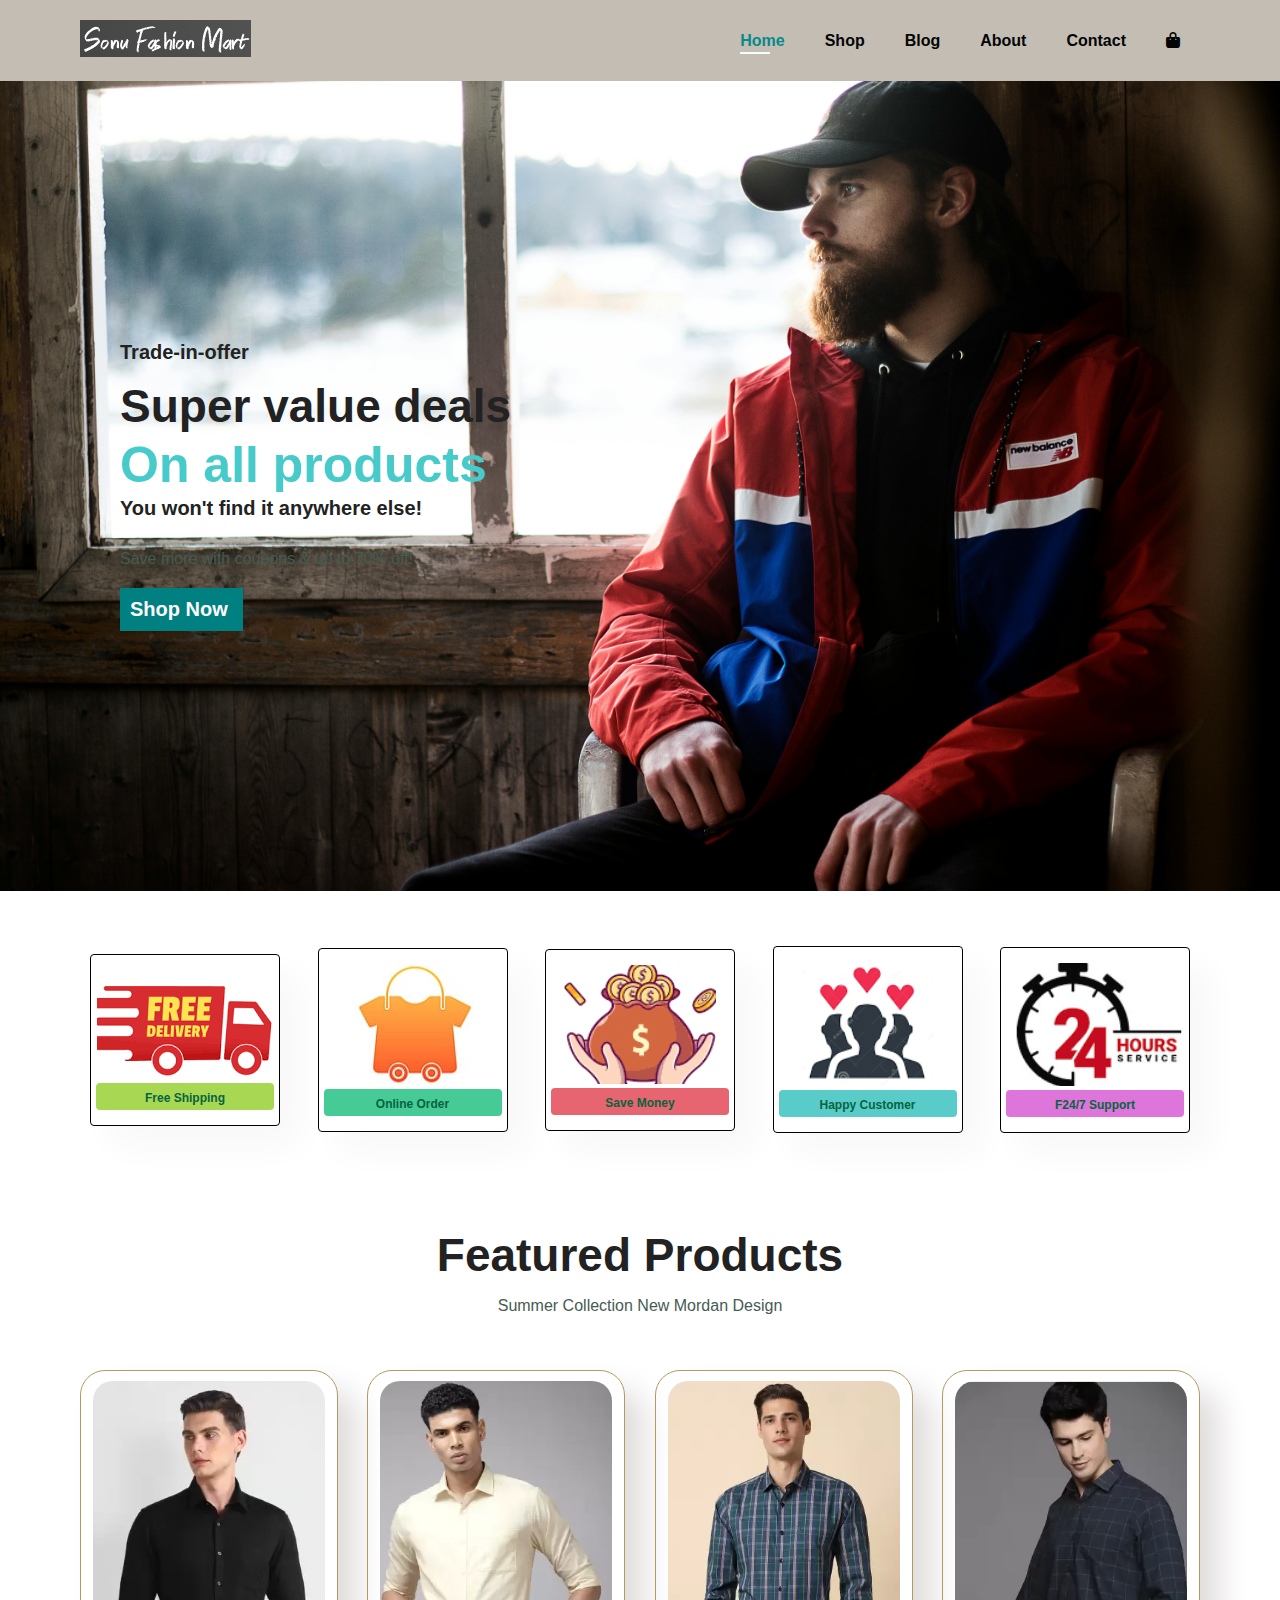
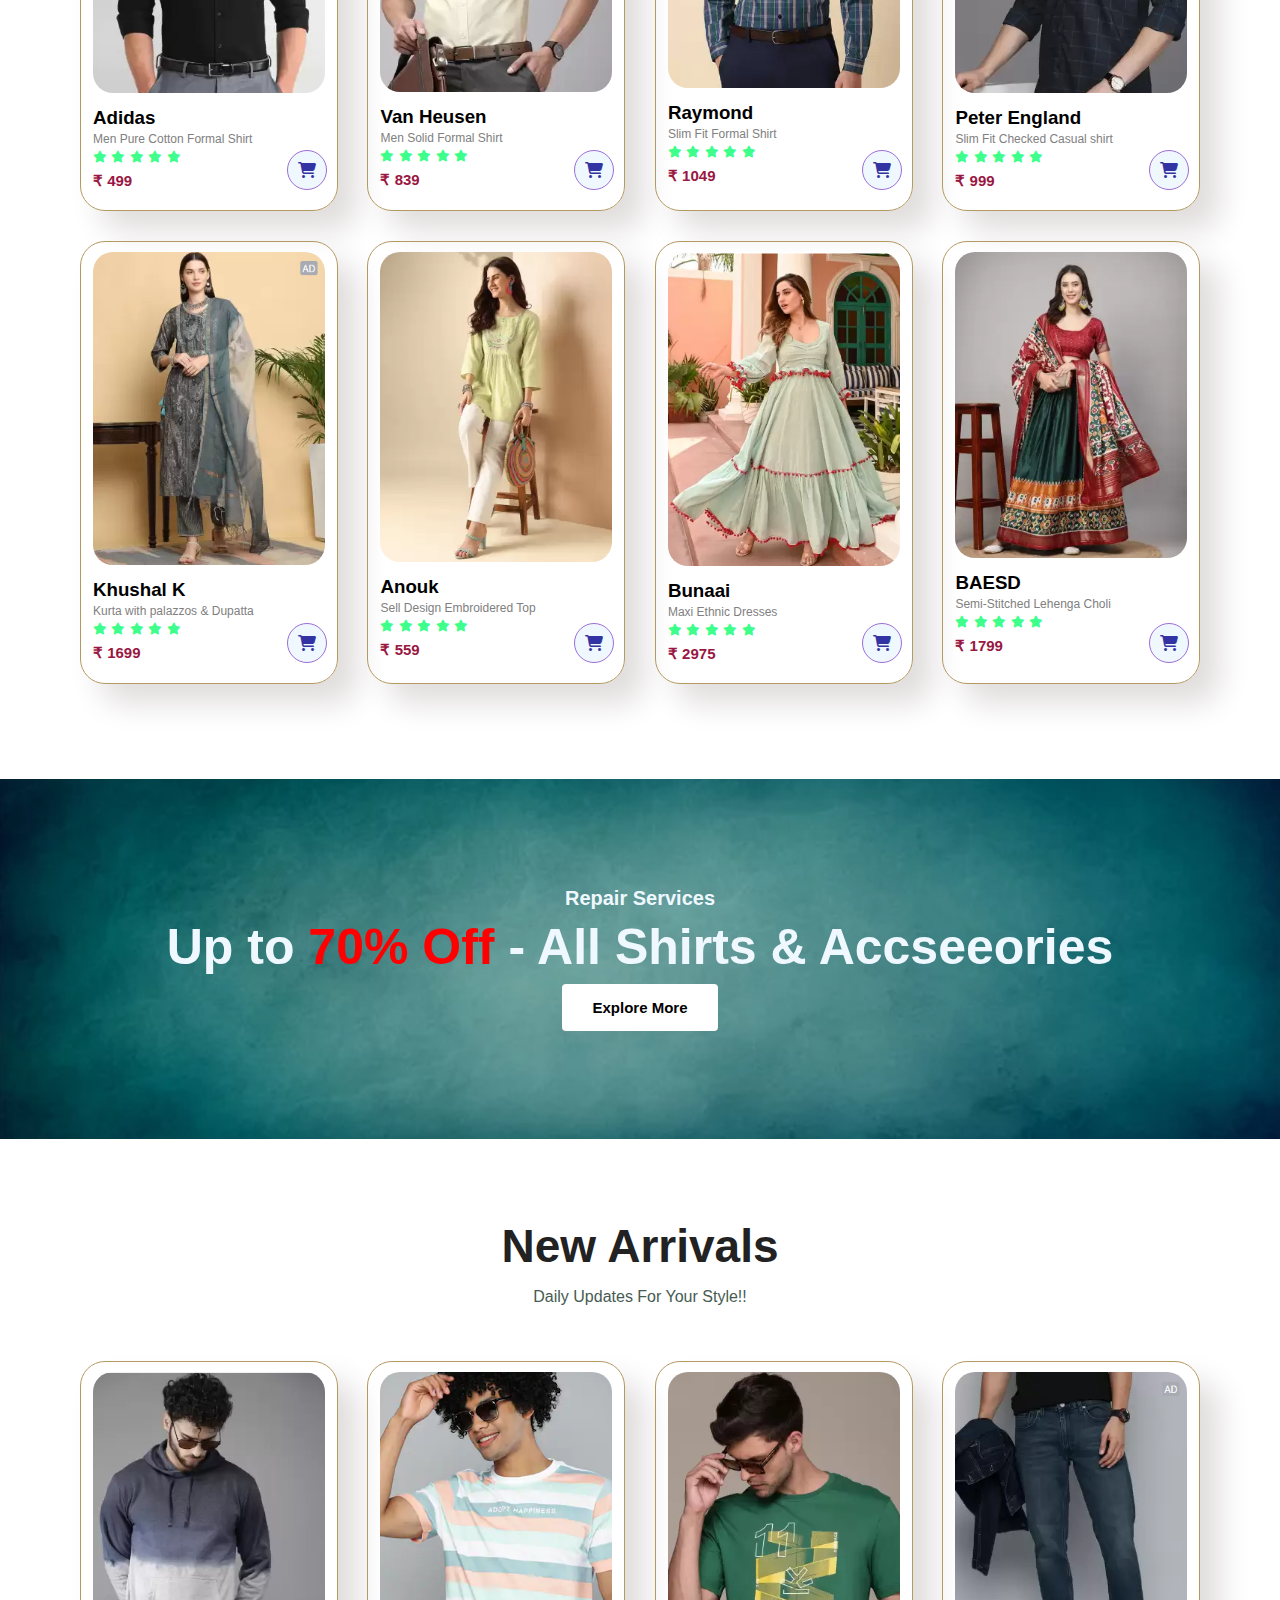
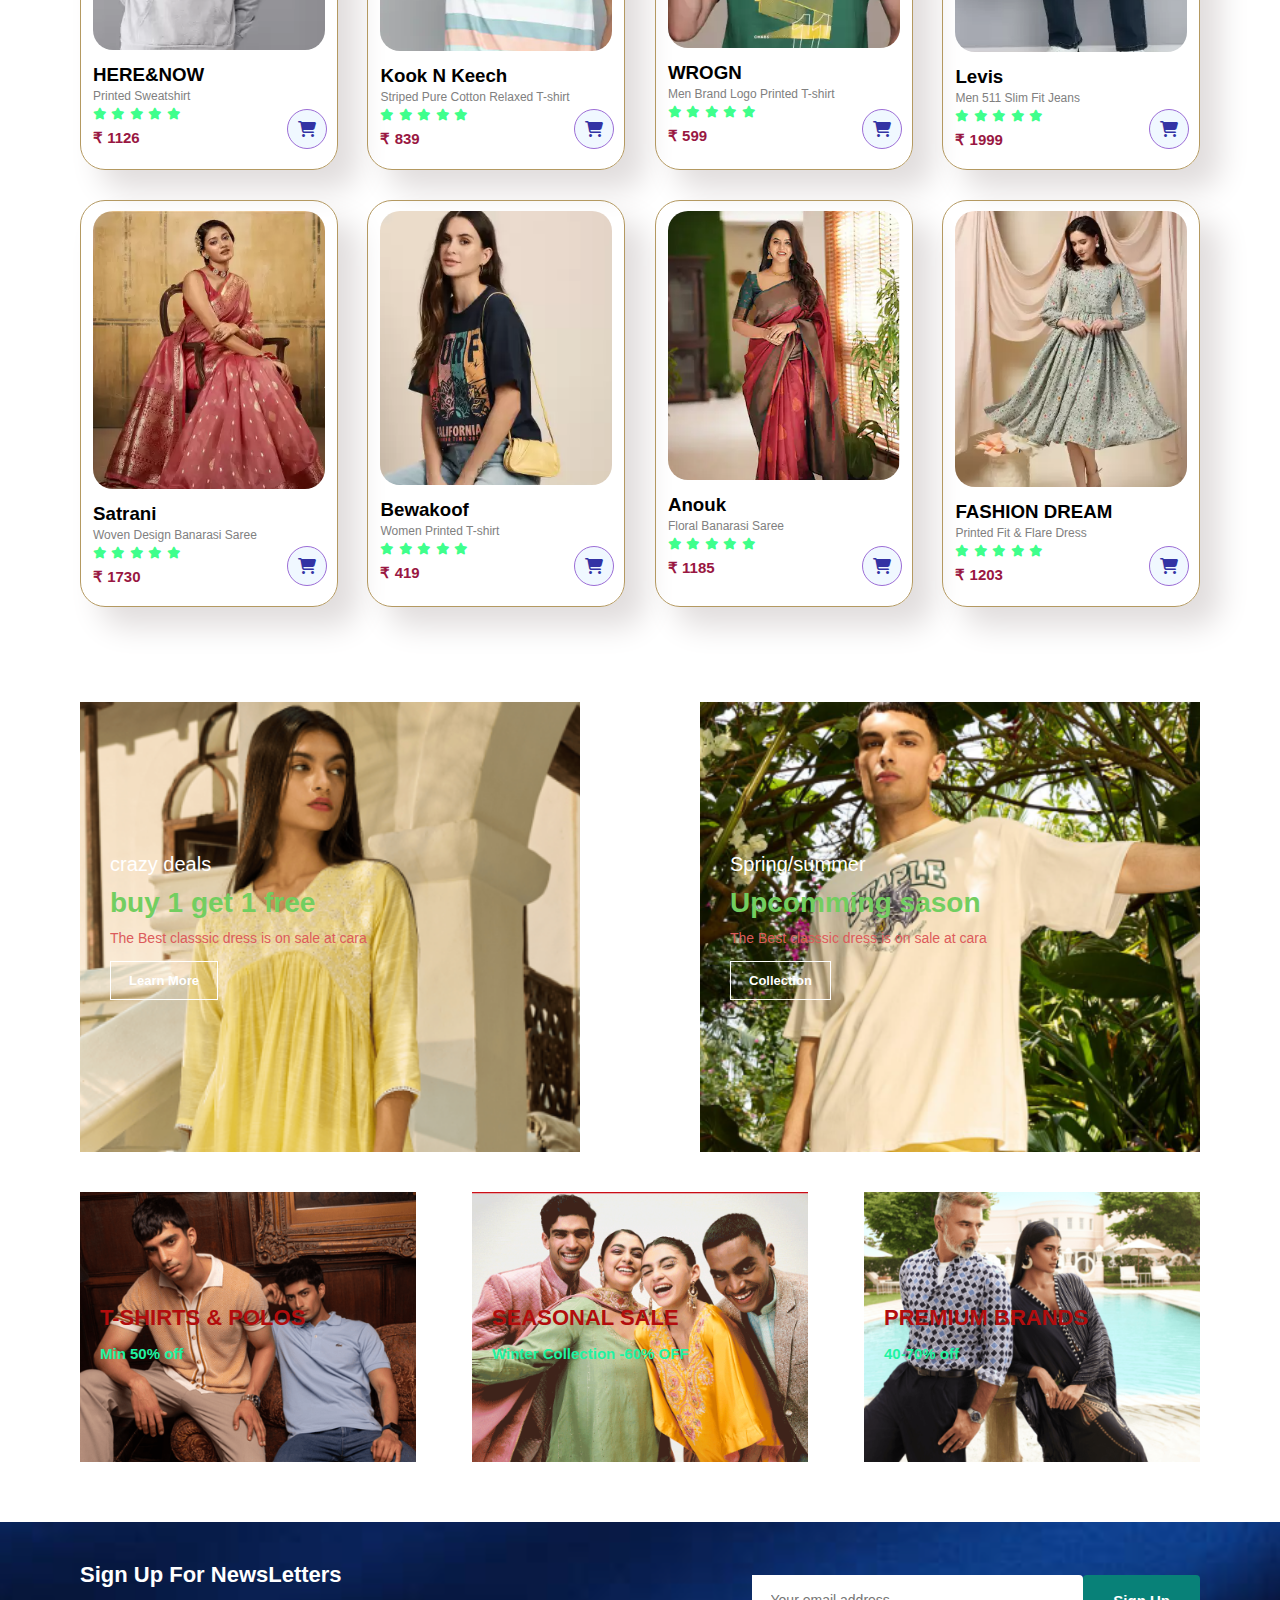
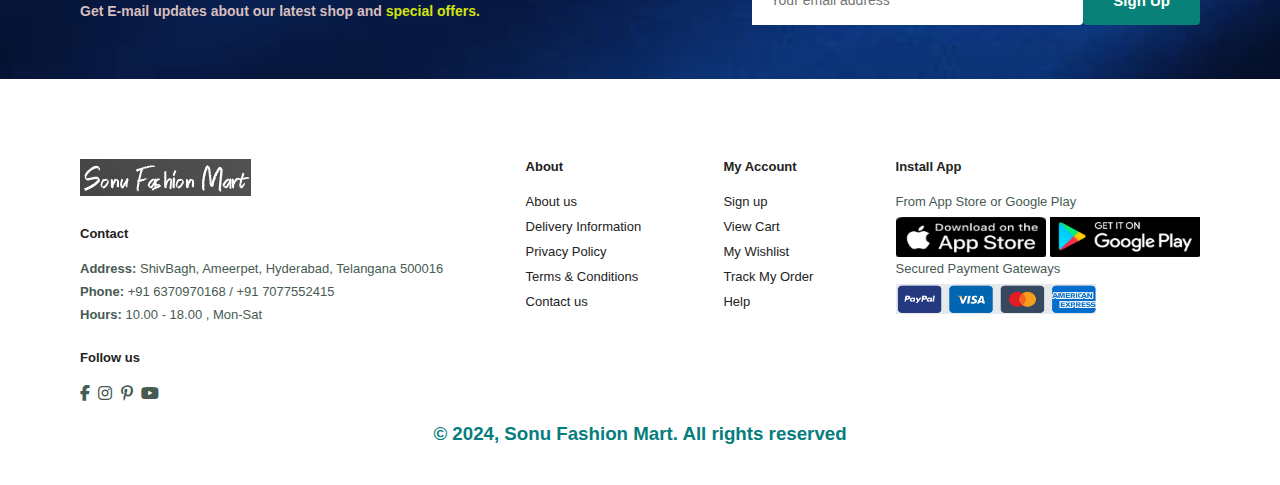
<file: index.html>
<!DOCTYPE html>
<html lang="en">
<head>
    <meta charset="UTF-8">
    <meta name="viewport" content="width=device-width, initial-scale=1.0">
    <title>E-commers Website</title>
    <link rel="stylesheet" href="https://cdnjs.cloudflare.com/ajax/libs/font-awesome/6.5.2/css/all.min.css">
    <link rel="stylesheet" href="style.css">
</head>
<body>
    <section id="header">
       <a href="#"><img src="logo.png" class="logo" alt=""></a>
       <div>
          <ul id="navbar">
            <li><a class="active" href="index.html">Home</a></li>
            <li><a href="shop.html">Shop</a></li>
            <li><a href="blog.html">Blog</a></li>
            <li><a href="about.html">About</a></li>
            <li><a href="contact.html">Contact</li>
            <li id="lg-bag"><a href="cart.html"><i class="fa-solid fa-bag-shopping"></i></a></li>
            <a href="#" id="close"><i class="fa-solid fa-xmark"></i></a>
          </ul>
       </div>

       <div id="mobile">
        <a href="cart.html"><i class="fa-solid fa-bag-shopping"></i></a>
         <i id="bar" class="fas fa-outdent"></i>
       </div>
    </section>

    <section id="hero">
        <h4>Trade-in-offer</h4>
        <h2>Super value deals</h2>
        <h1>On all products</h1>
        <h4>You won't find it anywhere else!</h4>
        <p>Save more with coupons & up to 70% off!</p>
        <button>Shop Now</button>
    </section>

    <section id="feature" class="section-p1">
       <div class="fe-box">
           <img src="Free shipping.png" alt="">
           <h6>Free Shipping</h6>
       </div>

       <div class="fe-box">
        <img src="Online order.png" alt="">
        <h6>Online Order</h6>
       </div>

      <div class="fe-box">
        <img src="save money.png" alt="">
        <h6>Save Money</h6>
      </div>

      <div class="fe-box">
        <img src="Happy sell.png" alt="">
        <h6>Happy Customer</h6>
      </div>
     
      <div class="fe-box">
        <img src="support.png" alt="">
        <h6>F24/7 Support</h6>
      </div>
       
    </section>

    <section id="product1" class="section-p1">
        <h2>Featured Products</h2>
        <p>Summer Collection New Mordan Design</p>
        <div class="pro-container">
          <div class="pro">
            <img src="F1.png" alt="">
            <div class="des">
                 <h3>Adidas</h3>
                 <span>Men Pure Cotton Formal Shirt</span>
                 <div class="star">
                   <i class="fas fa-star"></i>
                   <i class="fas fa-star"></i>
                   <i class="fas fa-star"></i>
                   <i class="fas fa-star"></i>
                   <i class="fas fa-star"></i>
                 </div>
                 <h4>₹ 499</h4>
            </div>
            <a class="cart"><i class="fa-solid fa-cart-shopping"> </i></a>
          </div>

          <div class="pro">
            <img src="F2.png" alt="">
            <div class="des">
                 <h3>Van Heusen</h3>
                 <span>Men Solid Formal Shirt</span>
                 <div class="star">
                   <i class="fas fa-star"></i>
                   <i class="fas fa-star"></i>
                   <i class="fas fa-star"></i>
                   <i class="fas fa-star"></i>
                   <i class="fas fa-star"></i>
                 </div>
                 <h4>₹ 839</h4>
            </div>
            <a class="cart"><i class="fa-solid fa-cart-shopping"> </i></a>
          </div>

          <div class="pro">
            <img src="F3.png" alt="">
            <div class="des">
                 <h3>Raymond</h3>
                 <span>Slim Fit Formal Shirt</Span>
                 <div class="star">
                   <i class="fas fa-star"></i>
                   <i class="fas fa-star"></i>
                   <i class="fas fa-star"></i>
                   <i class="fas fa-star"></i>
                   <i class="fas fa-star"></i>
                 </div>
                 <h4>₹ 1049</h4>
            </div>
            <a class="cart"><i class="fa-solid fa-cart-shopping"> </i></a>
          </div>

          <div class="pro">
            <img src="F4.png" alt="">
            <div class="des">
                 <h3>Peter England</h3>
                 <span>Slim Fit Checked Casual shirt</span>
                 <div class="star">
                   <i class="fas fa-star"></i>
                   <i class="fas fa-star"></i>
                   <i class="fas fa-star"></i>
                   <i class="fas fa-star"></i>
                   <i class="fas fa-star"></i>
                 </div>
                 <h4>₹ 999</h4>
            </div>
            <a class="cart"><i class="fa-solid fa-cart-shopping"> </i></a>
          </div>

          <div class="pro">
            <img src="F5s.png" alt="">
            <div class="des">
                 <h3>Khushal K</h3>
                 <span>Kurta with palazzos & Dupatta</span>
                 <div class="star">
                   <i class="fas fa-star"></i>
                   <i class="fas fa-star"></i>
                   <i class="fas fa-star"></i>
                   <i class="fas fa-star"></i>
                   <i class="fas fa-star"></i>
                 </div>
                 <h4>₹ 1699</h4>
            </div>
            <a class="cart"><i class="fa-solid fa-cart-shopping"> </i></a>
          </div>

          <div class="pro">
            <img src="F6.png" alt="">
            <div class="des">
                 <h3>Anouk</h3>
                 <span>Sell Design Embroidered Top</span>
                 <div class="star">
                   <i class="fas fa-star"></i>
                   <i class="fas fa-star"></i>
                   <i class="fas fa-star"></i>
                   <i class="fas fa-star"></i>
                   <i class="fas fa-star"></i>
                 </div>
                 <h4>₹ 559</h4>
            </div>
            <a class="cart"><i class="fa-solid fa-cart-shopping"> </i></a>
          </div>

          <div class="pro">
            <img src="F7.png" alt="">
            <div class="des">
                 <h3>Bunaai</h3>
                 <span>Maxi Ethnic Dresses</span>
                 <div class="star">
                   <i class="fas fa-star"></i>
                   <i class="fas fa-star"></i>
                   <i class="fas fa-star"></i>
                   <i class="fas fa-star"></i>
                   <i class="fas fa-star"></i>
                 </div>
                 <h4>₹ 2975</h4>
            </div>
            <a class="cart"><i class="fa-solid fa-cart-shopping"> </i></a>
          </div>

          <div class="pro">
            <img src="F8.png" alt="">
            <div class="des">
                 <h3>BAESD</h3>
                 <span>Semi-Stitched Lehenga Choli</span>
                 <div class="star">
                   <i class="fas fa-star"></i>
                   <i class="fas fa-star"></i>
                   <i class="fas fa-star"></i>
                   <i class="fas fa-star"></i>
                   <i class="fas fa-star"></i>
                 </div>
                 <h4>₹ 1799</h4>
            </div>
            <a class="cart"><i class="fa-solid fa-cart-shopping"> </i></a>
          </div>

        </div>
    </section>

    <section id="banner" class="section-m1">
      <h4>Repair Services </h4>
      <h2> Up to <span>70% Off</span> - All Shirts & Accseeories</h2>
      <button class="normal">Explore More</button>
    </section>
    
    <section id="product1" class="section-p1">
      <h2>New Arrivals</h2>
      <p>Daily Updates For Your Style!!</p>
      <div class="pro-container">
        <div class="pro">
          <img src="F9.png" alt="">
          <div class="des">
               <h3>HERE&NOW</h3>
               <span>Printed Sweatshirt</span>
               <div class="star">
                 <i class="fas fa-star"></i>
                 <i class="fas fa-star"></i>
                 <i class="fas fa-star"></i>
                 <i class="fas fa-star"></i>
                 <i class="fas fa-star"></i>
               </div>
               <h4>₹ 1126</h4>
          </div>
          <a class="cart"><i class="fa-solid fa-cart-shopping"> </i></a>
        </div>

        <div class="pro">
          <img src="F10.png" alt="">
          <div class="des">
               <h3>Kook N Keech</h3>
               <span>Striped Pure Cotton Relaxed T-shirt</span>
               <div class="star">
                 <i class="fas fa-star"></i>
                 <i class="fas fa-star"></i>
                 <i class="fas fa-star"></i>
                 <i class="fas fa-star"></i>
                 <i class="fas fa-star"></i>
               </div>
               <h4>₹ 839</h4>
          </div>
          <a class="cart"><i class="fa-solid fa-cart-shopping"> </i></a>
        </div>

        <div class="pro">
          <img src="F11.png" alt="">
          <div class="des">
               <h3>WROGN</h3>
               <span>Men Brand Logo Printed T-shirt</Span>
               <div class="star">
                 <i class="fas fa-star"></i>
                 <i class="fas fa-star"></i>
                 <i class="fas fa-star"></i>
                 <i class="fas fa-star"></i>
                 <i class="fas fa-star"></i>
               </div>
               <h4>₹ 599</h4>
          </div>
          <a class="cart"><i class="fa-solid fa-cart-shopping"> </i></a>
        </div>

        <div class="pro">
          <img src="F12.png" alt="">
          <div class="des">
               <h3>Levis</h3>
               <span>Men 511 Slim Fit Jeans</span>
               <div class="star">
                 <i class="fas fa-star"></i>
                 <i class="fas fa-star"></i>
                 <i class="fas fa-star"></i>
                 <i class="fas fa-star"></i>
                 <i class="fas fa-star"></i>
               </div>
               <h4>₹ 1999</h4>
          </div>
          <a class="cart"><i class="fa-solid fa-cart-shopping"> </i></a>
        </div>

        <div class="pro">
          <img src="F13.png" alt="">
          <div class="des">
               <h3>Satrani</h3>
               <span>Woven Design Banarasi Saree</span>
               <div class="star">
                 <i class="fas fa-star"></i>
                 <i class="fas fa-star"></i>
                 <i class="fas fa-star"></i>
                 <i class="fas fa-star"></i>
                 <i class="fas fa-star"></i>
               </div>
               <h4>₹ 1730</h4>
          </div>
          <a class="cart"><i class="fa-solid fa-cart-shopping"> </i></a>
        </div>

        <div class="pro">
          <img src="F14.png" alt="">
          <div class="des">
               <h3>Bewakoof</h3>
               <span>Women Printed T-shirt</span>
               <div class="star">
                 <i class="fas fa-star"></i>
                 <i class="fas fa-star"></i>
                 <i class="fas fa-star"></i>
                 <i class="fas fa-star"></i>
                 <i class="fas fa-star"></i>
               </div>
               <h4>₹ 419</h4>
          </div>
          <a class="cart"><i class="fa-solid fa-cart-shopping"> </i></a>
        </div>

        <div class="pro">
          <img src="F15.png" alt="">
          <div class="des">
               <h3>Anouk</h3>
               <span>Floral Banarasi Saree</span>
               <div class="star">
                 <i class="fas fa-star"></i>
                 <i class="fas fa-star"></i>
                 <i class="fas fa-star"></i>
                 <i class="fas fa-star"></i>
                 <i class="fas fa-star"></i>
               </div>
               <h4>₹ 1185</h4>
          </div>
          <a class="cart"><i class="fa-solid fa-cart-shopping"> </i></a>
        </div>

        <div class="pro">
          <img src="F16.png" alt="">
          <div class="des">
               <h3>FASHION DREAM</h3>
               <span>Printed Fit & Flare Dress</span>
               <div class="star">
                 <i class="fas fa-star"></i>
                 <i class="fas fa-star"></i>
                 <i class="fas fa-star"></i>
                 <i class="fas fa-star"></i>
                 <i class="fas fa-star"></i>
               </div>
               <h4>₹ 1203</h4>
          </div>
          <a class="cart"><i class="fa-solid fa-cart-shopping"> </i></a>
        </div>

      </div>
  </section>

   <section id="sm-banner" class="section-p1">
      <div class="banner-box">
        <h4>crazy deals</h4>
        <h2>buy 1 get 1 free</h2>
        <Span>The Best classsic dress is on sale at cara</Span>
        <button class="white">Learn More</button>
      </div>

      <div class="banner-box banner-box2">
        <h4>Spring/summer</h4>
        <h2>Upcomming sason</h2>
        <Span>The Best classsic dress is on sale at cara</Span>
        <button class="white">Collection</button>
      </div>
   </section>

   <section id="banner3">
       <div class="banner-box">
           <h2>T-SHIRTS & POLOS</h2>
           <h3>Min 50% off</h3>
       </div>

       <div class="banner-box banner-box2">
        <h2>SEASONAL SALE</h2>
        <h3>Winter Collection -60% OFF</h3>
    </div>

    <div class="banner-box banner-box3">
      <h2>PREMIUM BRANDS</h2>
      <h3>40-70% off</h3>
  </div>
   </section>

   <section id="newsletter" class="section-p1 section-m1">
       <div class="newstext">
        <h4>Sign Up For NewsLetters</h4>
        <p>Get E-mail updates about our latest shop and <span>special offers.</span></p>
       </div>

       <div class="form">
          <input type="text" placeholder="Your email address">
          <button class="normal">Sign Up</button>
       </div>
   </section>

  <footer class="section-p1">
      <div class="col">
        <img class="logo" src="logo.png" alt="">
        <h4>Contact</h4>
        <p><strong>Address: </strong>ShivBagh, Ameerpet, Hyderabad, Telangana 500016</p>
        <p><strong>Phone: </strong> +91 6370970168 / +91 7077552415</p>
        <p><strong>Hours: </strong>10.00 - 18.00 , Mon-Sat </p>
          <div class="follow">
             <h4>Follow us</h4>
                <div class="icon">
                    <i class="fab fa-facebook-f"></i>
                    <i class="fab fa-instagram"></i>
                    <i class="fab fa-pinterest-p"></i>
                    <i class="fab fa-youtube"></i>
                </div>
          </div>
      </div>
        
      <div class="col">
         <h4>About</h4>
         <a href="#">About us</a>
         <a href="#">Delivery Information</a>
         <a href="#">Privacy Policy</a>
         <a href="#">Terms & Conditions</a>
         <a href="#">Contact us</a>
      </div>

      <div class="col">
          <h4>My Account</h4>
          <a href="#">Sign up</a>
          <a href="#">View Cart</a>
          <a href="#">My Wishlist</a>
          <a href="#">Track My Order</a>
          <a href="#">Help</a>
      </div>


      <div class="col install">
          <h4>Install App</h4>
          <p>From App Store or Google Play</p>
          <div class="row">
             <img src="App store.png" alt="" height="40px" width="150px">
             <img src="Google play.png" alt="" height="40px" width="150px">
          </div>
          <p>Secured Payment Gateways </p>
          <img src="Payment Getway.png" alt="" height="30px" width="200px">
      </div>
      
      <div class="copyright">
          <h3>© 2024, Sonu Fashion Mart. All rights reserved</h3>
      </div>
  </footer>


  <script src="script.js"></script>
</body>
</html>
</file>
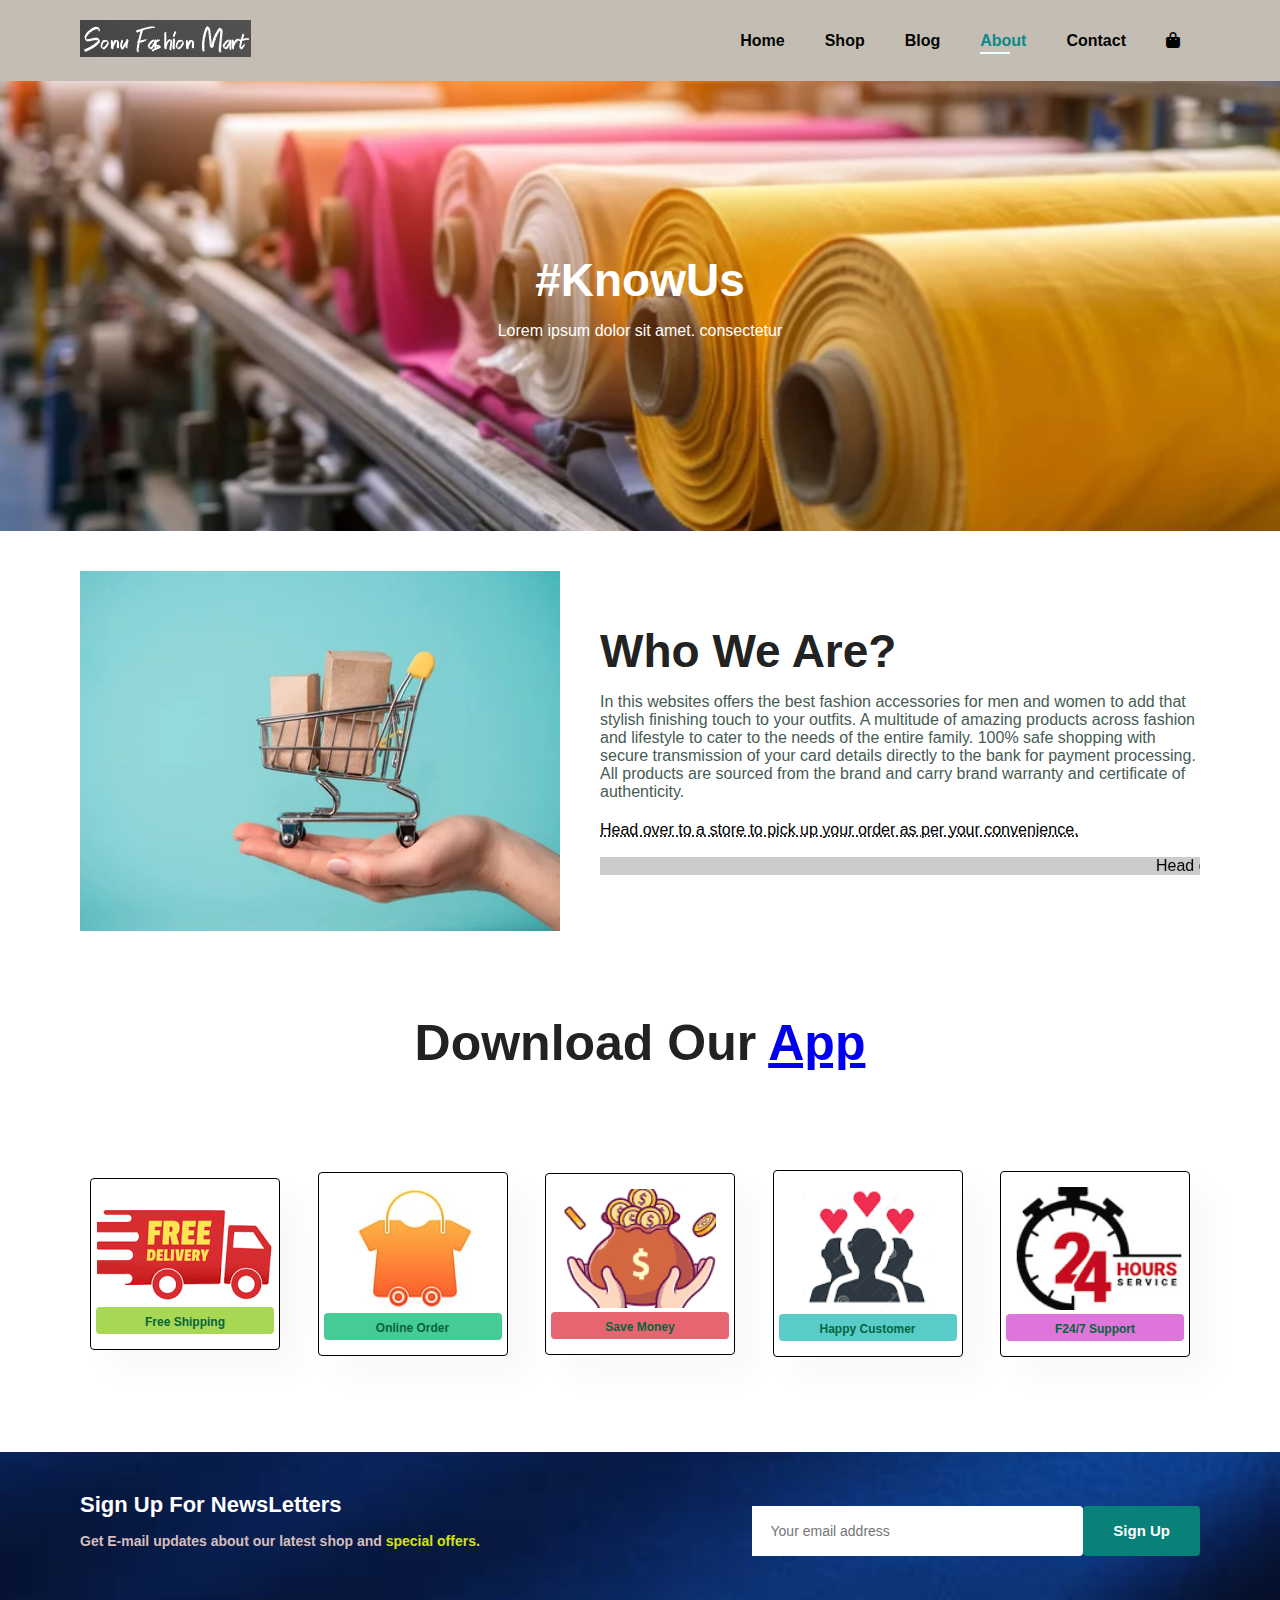
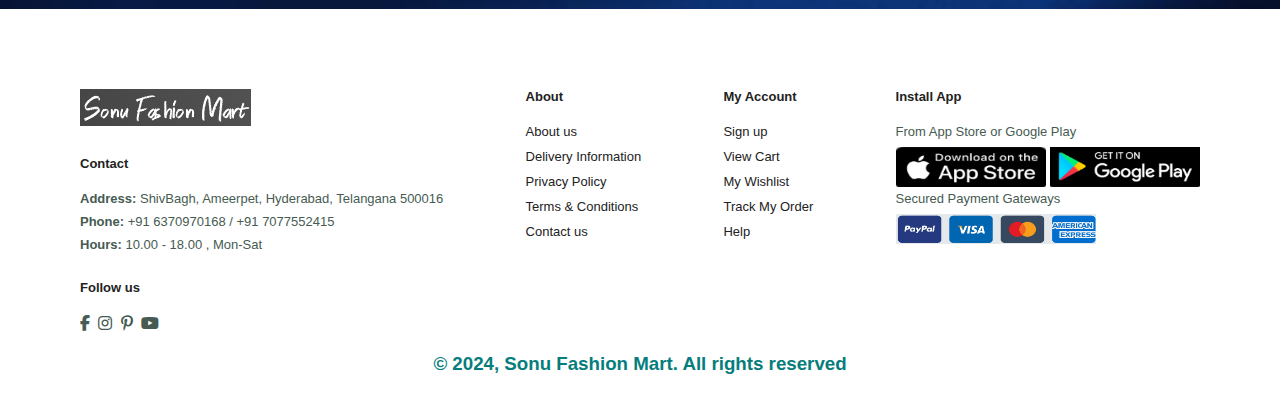
<file: about.html>
<!DOCTYPE html>
<html lang="en">
<head>
    <meta charset="UTF-8">
    <meta name="viewport" content="width=device-width, initial-scale=1.0">
    <title>E-commers Website</title>
    <link rel="stylesheet" href=https://cdnjs.cloudflare.com/ajax/libs/font-awesome/6.5.2/css/all.min.css>
    <link rel="stylesheet" href="style.css">
</head>
<body>
    <section id="header">
       <a href="#"><img src="logo.png" class="logo" alt=""></a>
       <div>
          <ul id="navbar">
            <li><a href="index.html">Home</a></li>
            <li><a href="shop.html">Shop</a></li>
            <li><a href="blog.html">Blog</a></li>
            <li><a  class="active" href="about.html">About</a></li>
            <li><a href="contact.html">Contact</li>
            <li id="lg-bag"><a href="cart.html"><i class="fa-solid fa-bag-shopping"></i></a></li>
            <a href="#" id="close"><i class="fa-solid fa-xmark"></i></a>
          </ul>
       </div>

       <div id="mobile">
        <a href="cart.html"><i class="fa-solid fa-bag-shopping"></i></a>
         <i id="bar" class="fas fa-outdent"></i>
       </div>
    </section>

    <section id="page-header" class="about-header">
        <h2>#KnowUs</h2>
        <p>Lorem ipsum dolor sit amet. consectetur</p>
    </section>

    <section id="about-head" class="section-p1">
        <img src="page4 img1.png" alt="">
        <div>
            <h2>Who We Are?</h2>
            <p>In this websites  offers the best fashion accessories for men and women to add that stylish finishing touch to your outfits.
                A multitude of amazing products across fashion and lifestyle to cater to the needs of the entire family.
                100% safe shopping with secure transmission of your card details directly to the bank for payment processing.
                All products are sourced from the brand and carry brand warranty and certificate of authenticity.
            </p>

            <abbr title="">Head over to a store to pick up your order as per your convenience.</abbr>

            <br></br>

            <marquee bgcolor="#ccc" loop="-1" scrollamount="5" width="100%">Head over to the buying guide at this website to browse through personalized suggestions to make better purchases for yourself and your loved ones. </marquee>
        </div>
    </section>

    <section id="about-app" class="section-p1">
        <h1>Download Our <a href="#">App</a></h1>
    </section>

    <section id="feature" class="section-p1">
        <div class="fe-box">
            <img src="Free shipping.png" alt="">
            <h6>Free Shipping</h6>
        </div>
 
        <div class="fe-box">
         <img src="Online order.png" alt="">
         <h6>Online Order</h6>
        </div>
 
       <div class="fe-box">
         <img src="save money.png" alt="">
         <h6>Save Money</h6>
       </div>
 
       <div class="fe-box">
         <img src="Happy sell.png" alt="">
         <h6>Happy Customer</h6>
       </div>
      
       <div class="fe-box">
         <img src="support.png" alt="">
         <h6>F24/7 Support</h6>
       </div>
        
     </section>

     <section id="newsletter" class="section-p1 section-m1">
        <div class="newstext">
         <h4>Sign Up For NewsLetters</h4>
         <p>Get E-mail updates about our latest shop and <span>special offers.</span></p>
        </div>
 
        <div class="form">
           <input type="text" placeholder="Your email address">
           <button class="normal">Sign Up</button>
        </div>
    </section>



  <footer class="section-p1">
      <div class="col">
        <img class="logo" src="logo.png" alt="">
        <h4>Contact</h4>
        <p><strong>Address: </strong>ShivBagh, Ameerpet, Hyderabad, Telangana 500016</p>
        <p><strong>Phone: </strong> +91 6370970168 / +91 7077552415</p>
        <p><strong>Hours: </strong>10.00 - 18.00 , Mon-Sat </p>
          <div class="follow">
             <h4>Follow us</h4>
                <div class="icon">
                    <i class="fab fa-facebook-f"></i>
                    <i class="fab fa-instagram"></i>
                    <i class="fab fa-pinterest-p"></i>
                    <i class="fab fa-youtube"></i>
                </div>
          </div>
      </div>
        
      <div class="col">
         <h4>About</h4>
         <a href="#">About us</a>
         <a href="#">Delivery Information</a>
         <a href="#">Privacy Policy</a>
         <a href="#">Terms & Conditions</a>
         <a href="#">Contact us</a>
      </div>

      <div class="col">
          <h4>My Account</h4>
          <a href="#">Sign up</a>
          <a href="#">View Cart</a>
          <a href="#">My Wishlist</a>
          <a href="#">Track My Order</a>
          <a href="#">Help</a>
      </div>


      <div class="col install">
          <h4>Install App</h4>
          <p>From App Store or Google Play</p>
          <div class="row">
             <img src="App store.png" alt="" height="40px" width="150px">
             <img src="Google play.png" alt="" height="40px" width="150px">
          </div>
          <p>Secured Payment Gateways </p>
          <img src="Payment Getway.png" alt="" height="30px" width="200px">
      </div>
      
      <div class="copyright">
          <h3>© 2024, Sonu Fashion Mart. All rights reserved</h3>
      </div>
  </footer>


  <script src="script.js"></script>
</body>
</html>
</file>
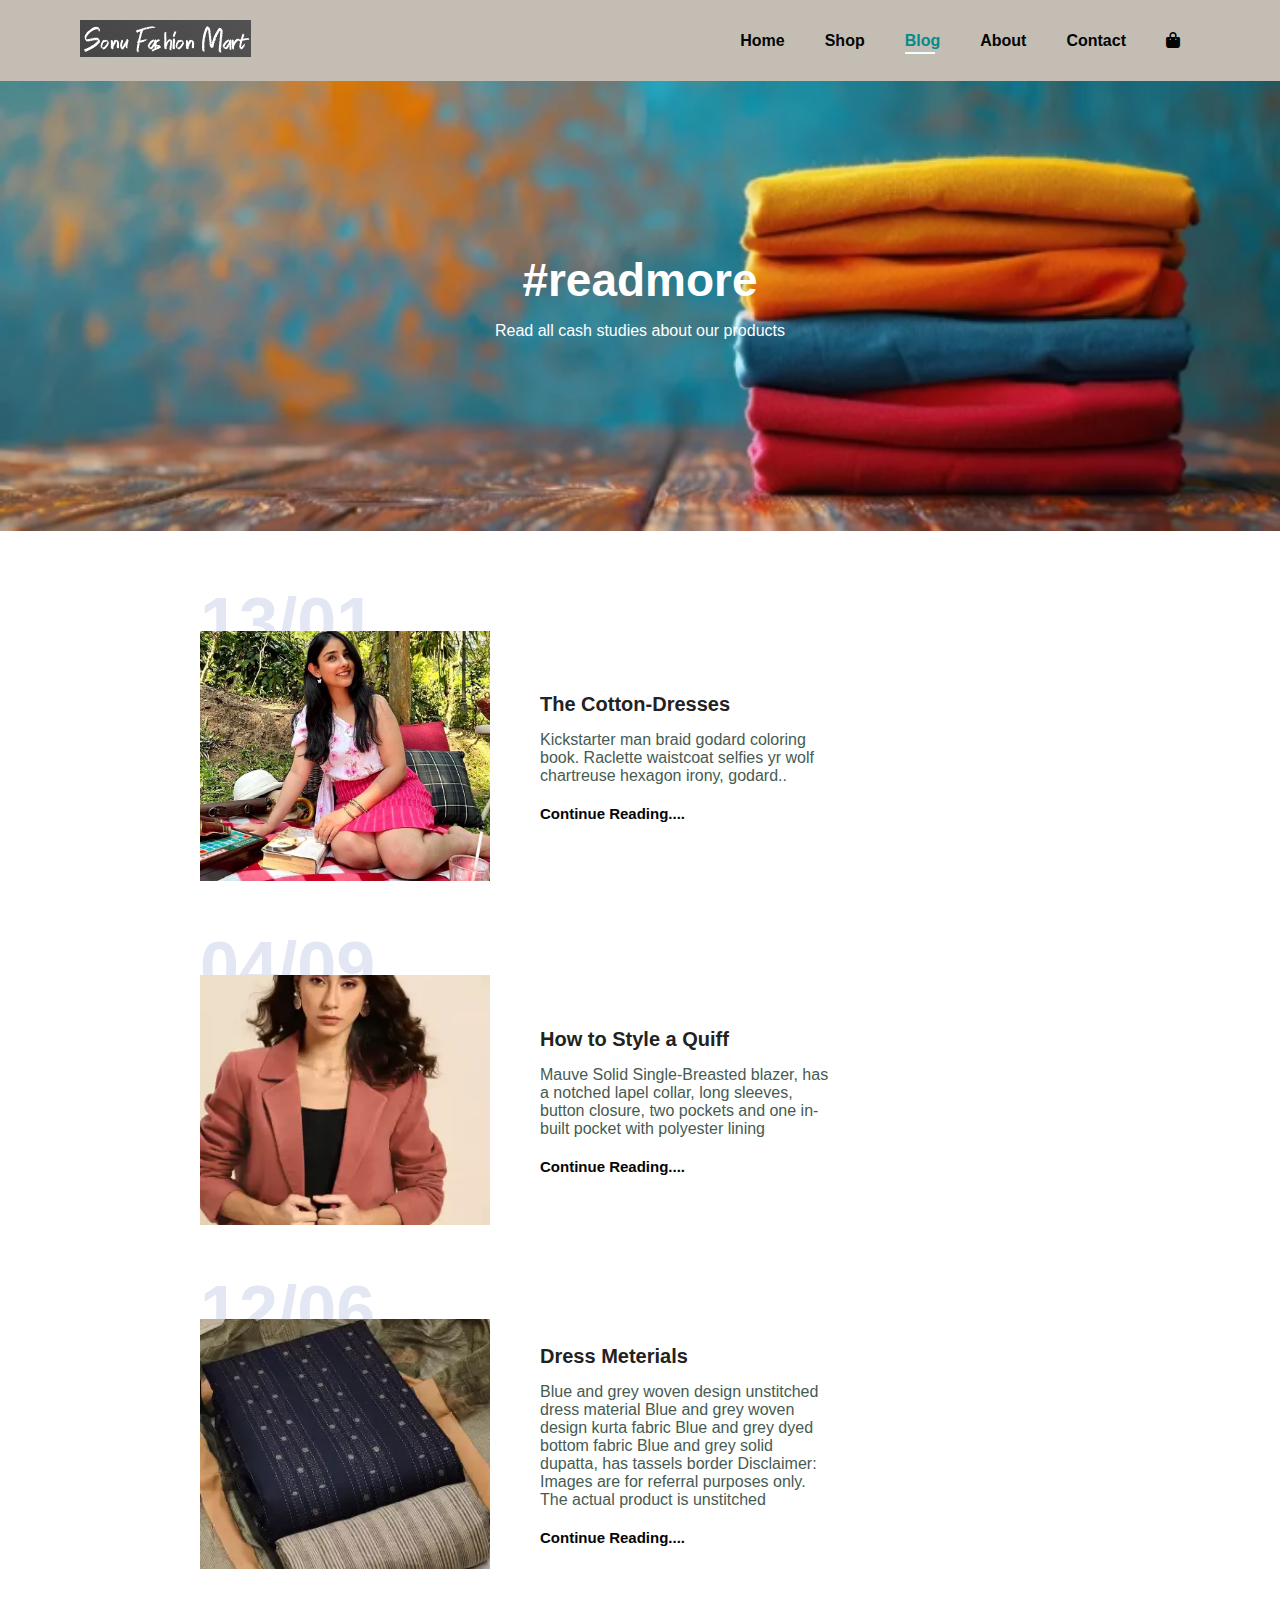
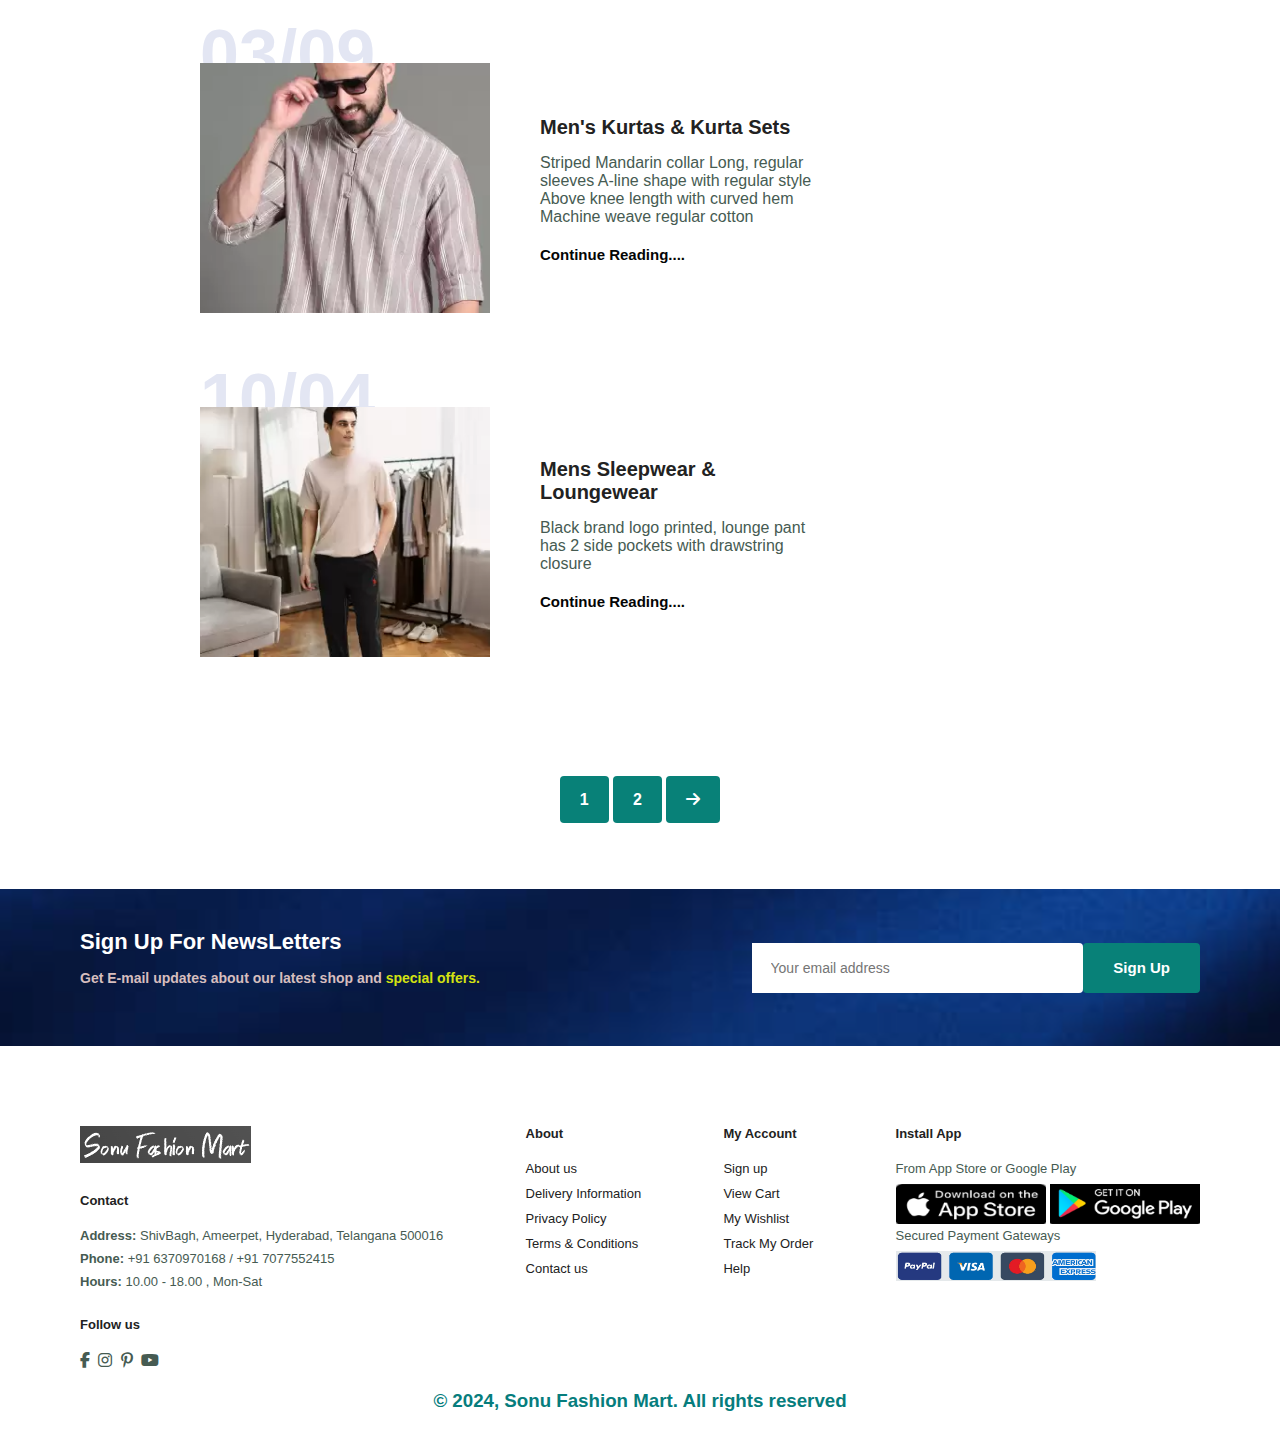
<file: blog.html>
<!DOCTYPE html>
<html lang="en">
<head>
    <meta charset="UTF-8">
    <meta name="viewport" content="width=device-width, initial-scale=1.0">
    <title>E-commers Website</title>
    <link rel="stylesheet" href=https://cdnjs.cloudflare.com/ajax/libs/font-awesome/6.5.2/css/all.min.css>
    <link rel="stylesheet" href="style.css">
</head>
<body>
    <section id="header">
       <a href="#"><img src="logo.png" class="logo" alt=""></a>
       <div>
          <ul id="navbar">
            <li><a href="index.html">Home</a></li>
            <li><a href="shop.html">Shop</a></li>
            <li><a  class="active" href="blog.html">Blog</a></li>
            <li><a href="about.html">About</a></li>
            <li><a href="contact.html">Contact</li>
            <li id="lg-bag"><a href="cart.html"><i class="fa-solid fa-bag-shopping"></i></a></li>
            <a href="#" id="close"><i class="fa-solid fa-xmark"></i></a>
          </ul>
       </div>

       <div id="mobile">
        <a href="cart.html"><i class="fa-solid fa-bag-shopping"></i></a>
         <i id="bar" class="fas fa-outdent"></i>
       </div>
    </section>

    <section id="page-header" class="blog-header">
        <h2>#readmore</h2>
        <p>Read all cash studies about our products</p>
    </section>
    
    <section id="blog">
        <div class="blog-box">
            <div class="blog-img">
                <img src="page3 img1.png" alt="">
            </div>
            <div class="blog-details">
                <h4>The Cotton-Dresses</h4>
                <p>Kickstarter man braid godard coloring book. Raclette waistcoat selfies yr wolf chartreuse hexagon irony, godard..</p>
                <a href="#">Continue Reading....</a>
                <h1>13/01</h1>
            </div>
        </div>

        <div class="blog-box">
            <div class="blog-img">
                <img src="page3 img2.png" alt="">
            </div>
            <div class="blog-details">
                <h4>How to Style a Quiff</h4>
                <p>Mauve Solid Single-Breasted blazer, has a notched lapel collar, long sleeves, button closure, two pockets and one in- built pocket with polyester lining</p>
                <a href="#">Continue Reading....</a>
                <h1>04/09</h1>
            </div>
        </div>

        <div class="blog-box">
            <div class="blog-img">
                <img src="page3 img3.png" alt="">
            </div>
            <div class="blog-details">
                <h4>Dress Meterials</h4>
                <p>Blue and grey woven design unstitched dress material
                    Blue and grey woven design kurta fabric
                    Blue and grey dyed bottom fabric
                    Blue and grey solid dupatta, has tassels border
                    Disclaimer: Images are for referral purposes only. The actual product is unstitched</p>
                <a href="#">Continue Reading....</a>
                <h1>12/06</h1>
            </div>
        </div>

        <div class="blog-box">
            <div class="blog-img">
                <img src="page3 img4.png" alt="">
            </div>
            <div class="blog-details">
                <h4>Men's Kurtas & Kurta Sets</h4>
                <p>Striped 
                    Mandarin collar
                    Long, regular sleeves
                    A-line shape with regular style
                    Above knee length with curved hem
                    Machine weave regular cotton  </p>
                <a href="#">Continue Reading....</a>
                <h1>03/09</h1>
            </div>
        </div>

        <div class="blog-box">
            <div class="blog-img">
                <img src="page3 img5.png" alt="">
            </div>
            <div class="blog-details">
                <h4>Mens Sleepwear & Loungewear</h4>
                <p>Black brand logo printed, lounge pant has 2 side pockets with drawstring closure</p>
                <a href="#">Continue Reading....</a>
                <h1>10/04</h1>
            </div>
        </div>

    </section>

     <section id="pagination" class="section-p1">
        <a href="#">1</a>
        <a href="#">2</a>
        <a href="#"><i class="fa-solid fa-arrow-right"></i></a>
     </section>

   <section id="newsletter" class="section-p1 section-m1">
       <div class="newstext">
        <h4>Sign Up For NewsLetters</h4>
        <p>Get E-mail updates about our latest shop and <span>special offers.</span></p>
       </div>

       <div class="form">
          <input type="text" placeholder="Your email address">
          <button class="normal">Sign Up</button>
       </div>
   </section>

  <footer class="section-p1">
      <div class="col">
        <img class="logo" src="logo.png" alt="">
        <h4>Contact</h4>
        <p><strong>Address: </strong>ShivBagh, Ameerpet, Hyderabad, Telangana 500016</p>
        <p><strong>Phone: </strong> +91 6370970168 / +91 7077552415</p>
        <p><strong>Hours: </strong>10.00 - 18.00 , Mon-Sat </p>
          <div class="follow">
             <h4>Follow us</h4>
                <div class="icon">
                    <i class="fab fa-facebook-f"></i>
                    <i class="fab fa-instagram"></i>
                    <i class="fab fa-pinterest-p"></i>
                    <i class="fab fa-youtube"></i>
                </div>
          </div>
      </div>
        
      <div class="col">
         <h4>About</h4>
         <a href="#">About us</a>
         <a href="#">Delivery Information</a>
         <a href="#">Privacy Policy</a>
         <a href="#">Terms & Conditions</a>
         <a href="#">Contact us</a>
      </div>

      <div class="col">
          <h4>My Account</h4>
          <a href="#">Sign up</a>
          <a href="#">View Cart</a>
          <a href="#">My Wishlist</a>
          <a href="#">Track My Order</a>
          <a href="#">Help</a>
      </div>


      <div class="col install">
          <h4>Install App</h4>
          <p>From App Store or Google Play</p>
          <div class="row">
             <img src="App store.png" alt="" height="40px" width="150px">
             <img src="Google play.png" alt="" height="40px" width="150px">
          </div>
          <p>Secured Payment Gateways </p>
          <img src="Payment Getway.png" alt="" height="30px" width="200px">
      </div>
      
      <div class="copyright">
          <h3>© 2024, Sonu Fashion Mart. All rights reserved</h3>
      </div>
  </footer>


  <script src="script.js"></script>
</body>
</html>
</file>
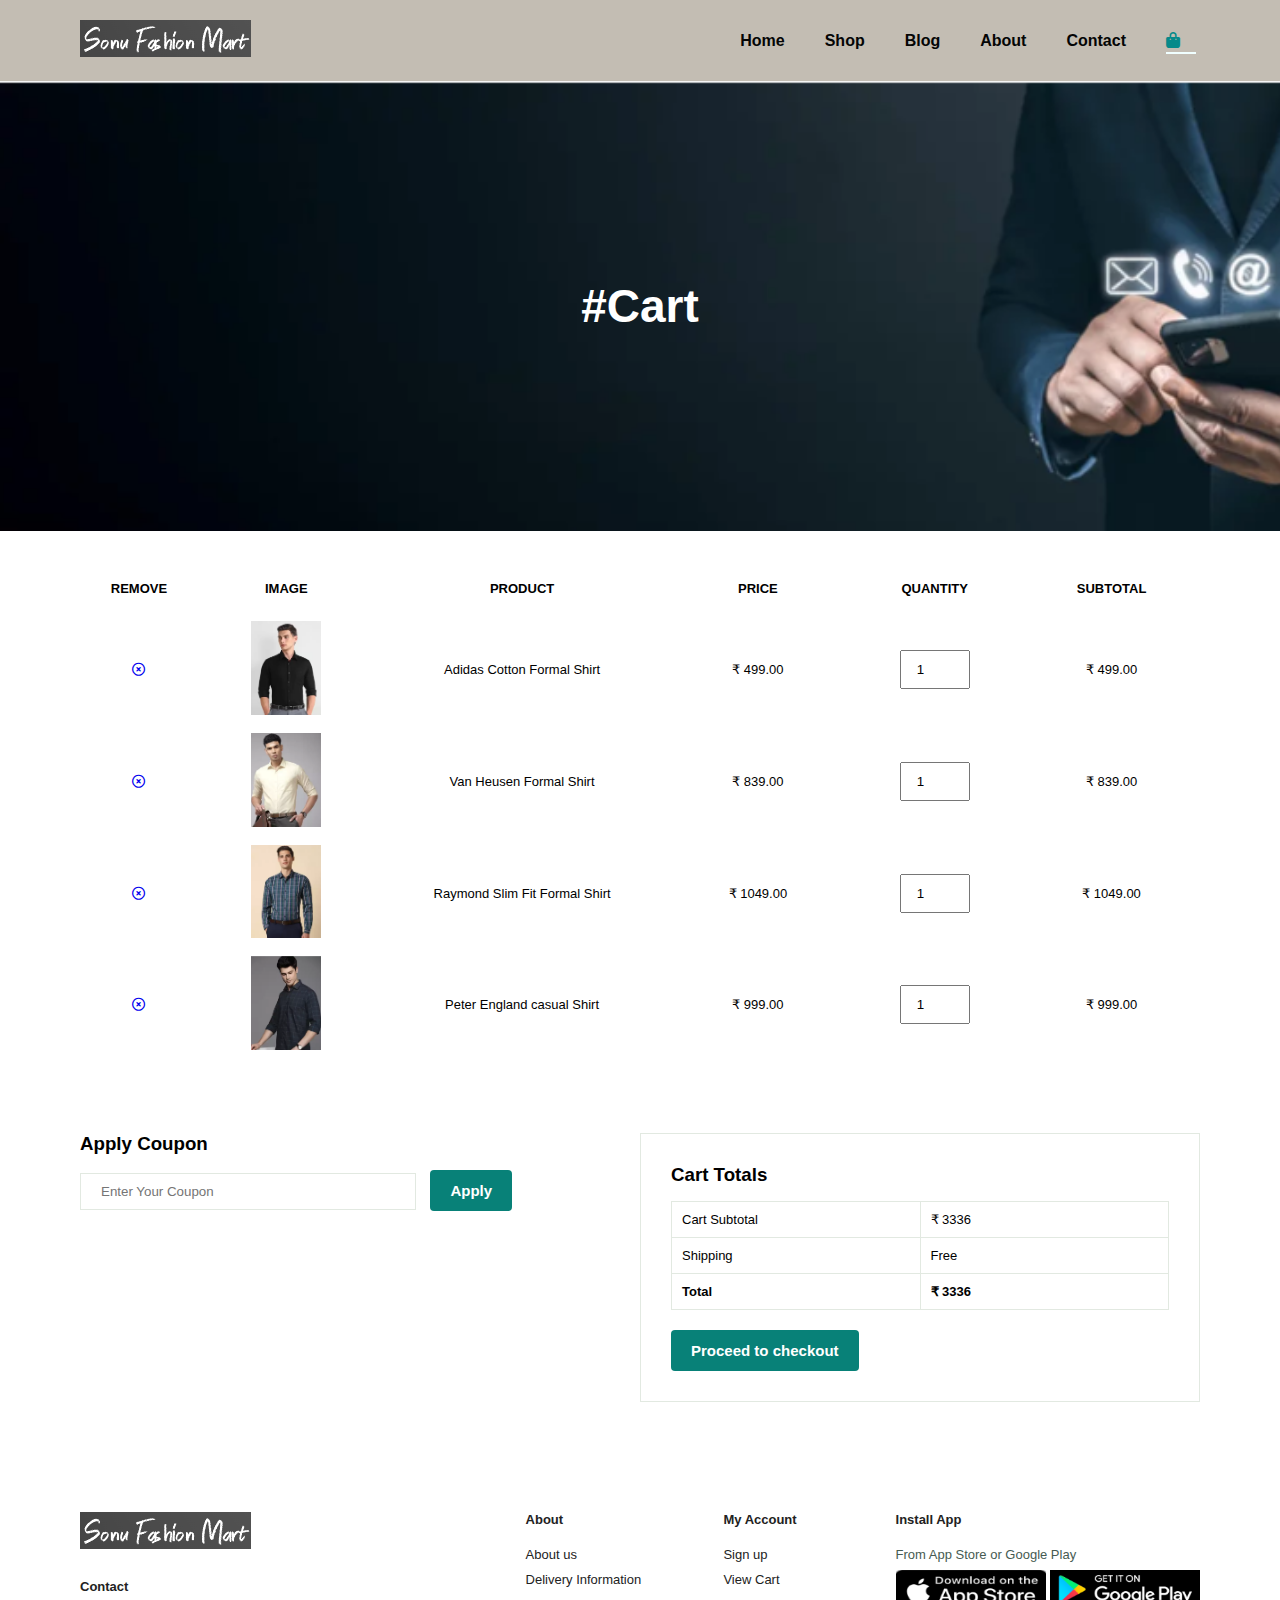
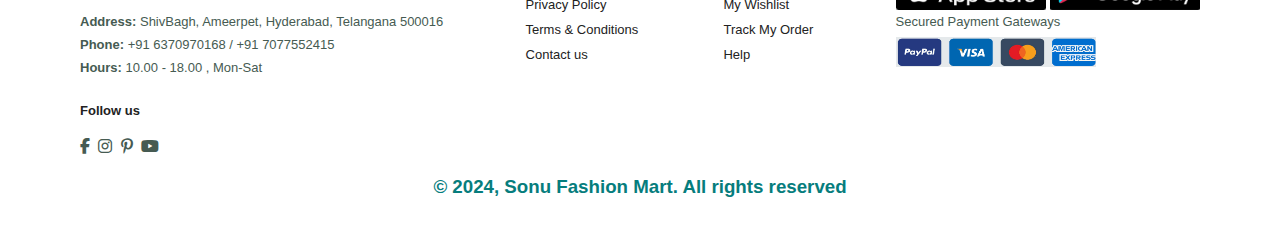
<file: cart.html>
<!DOCTYPE html>
<html lang="en">
<head>
    <meta charset="UTF-8">
    <meta name="viewport" content="width=device-width, initial-scale=1.0">
    <title>E-commers Website</title>
    <link rel="stylesheet" href=https://cdnjs.cloudflare.com/ajax/libs/font-awesome/6.5.2/css/all.min.css>
    <link rel="stylesheet" href="style.css">
</head>
<body>
    <section id="header">
       <a href="#"><img src="logo.png" class="logo" alt=""></a>
       <div>
          <ul id="navbar">
            <li><a href="index.html">Home</a></li>
            <li><a href="shop.html">Shop</a></li>
            <li><a href="blog.html">Blog</a></li>
            <li><a href="about.html">About</a></li>
            <li><a href="contact.html">Contact</li>
            <li id="lg-bag"><a  class="active"  href="cart.html"><i class="fa-solid fa-bag-shopping"></i></a></li>
            <a href="#" id="close"><i class="fa-solid fa-xmark"></i></a>
          </ul>
       </div>

       <div id="mobile">
        <a href="cart.html"><i class="fa-solid fa-bag-shopping"></i></a>
         <i id="bar" class="fas fa-outdent"></i>
       </div>
    </section>

    <section id="page-header" class="contact-header">
        <h2>#Cart</h2>
    </section>
     
    <section id="cart" class="section-p1">
        <table width="100%">
            <thead>
                <tr>
                    <td>Remove</td>
                    <td>Image</td>
                    <td>Product</td>
                    <td>Price</td>
                    <td>Quantity</td>
                    <td>Subtotal</td>
                </tr>
            </thead>
            <tbody>
               <tr>
                 <td><a href="#"><i class="fa-regular fa-circle-xmark"></i></a></td>
                 <td><img src="F1.png" alt=""></td>
                 <td>Adidas Cotton Formal Shirt</td>
                 <td>₹ 499.00</td>
                 <td><input type="number" value="1"></td>
                 <td>₹ 499.00</td>
               </tr>

               <tr>
                <td><a href="#"><i class="fa-regular fa-circle-xmark"></i></a></td>
                <td><img src="F2.png" alt=""></td>
                <td>Van Heusen Formal Shirt</td>
                <td>₹ 839.00</td>
                <td><input type="number" value="1"></td>
                <td>₹ 839.00</td>
              </tr>

              <tr>
                <td><a href="#"><i class="fa-regular fa-circle-xmark"></i></a></td>
                <td><img src="F3.png" alt=""></td>
                <td>Raymond Slim Fit Formal Shirt</td>
                <td>₹ 1049.00</td>
                <td><input type="number" value="1"></td>
                <td>₹ 1049.00</td>
              </tr>

              <tr>
                <td><a href="#"><i class="fa-regular fa-circle-xmark"></i></a></td>
                <td><img src="F4.png" alt=""></td>
                <td>Peter England casual Shirt</td>
                <td>₹ 999.00</td>
                <td><input type="number" value="1"></td>
                <td>₹ 999.00</td>
              </tr>
            </tbody>
        </table>
    </section>
    <section id="cart-add" class="section-p1">
       <div id="coupon">
         <h3>Apply Coupon</h3>
         <div>
            <input type="text" placeholder="Enter Your Coupon">
            <button class="normal">Apply</button>
         </div>
       </div>

       <div id="subtotal">
        <h3>Cart Totals</h3>
        <table>
            <tr>
                <td>Cart Subtotal</td>
                <td>₹ 3336</td>
            </tr>
            <tr>
                <td>Shipping</td>
                <td>Free</td>
            </tr>
            <tr>
                <td><strong>Total</strong></td>
                <td><strong>₹ 3336</strong></td>
            </tr>
        </table>
        <button class="normal">Proceed to checkout</button>
       </div>
    </section>


  <footer class="section-p1">
      <div class="col">
        <img class="logo" src="logo.png" alt="">
        <h4>Contact</h4>
        <p><strong>Address: </strong>ShivBagh, Ameerpet, Hyderabad, Telangana 500016</p>
        <p><strong>Phone: </strong> +91 6370970168 / +91 7077552415</p>
        <p><strong>Hours: </strong>10.00 - 18.00 , Mon-Sat </p>
          <div class="follow">
             <h4>Follow us</h4>
                <div class="icon">
                    <i class="fab fa-facebook-f"></i>
                    <i class="fab fa-instagram"></i>
                    <i class="fab fa-pinterest-p"></i>
                    <i class="fab fa-youtube"></i>
                </div>
          </div>
      </div>
        
      <div class="col">
         <h4>About</h4>
         <a href="#">About us</a>
         <a href="#">Delivery Information</a>
         <a href="#">Privacy Policy</a>
         <a href="#">Terms & Conditions</a>
         <a href="#">Contact us</a>
      </div>

      <div class="col">
          <h4>My Account</h4>
          <a href="#">Sign up</a>
          <a href="#">View Cart</a>
          <a href="#">My Wishlist</a>
          <a href="#">Track My Order</a>
          <a href="#">Help</a>
      </div>


      <div class="col install">
          <h4>Install App</h4>
          <p>From App Store or Google Play</p>
          <div class="row">
             <img src="App store.png" alt="" height="40px" width="150px">
             <img src="Google play.png" alt="" height="40px" width="150px">
          </div>
          <p>Secured Payment Gateways </p>
          <img src="Payment Getway.png" alt="" height="30px" width="200px">
      </div>
      
      <div class="copyright">
          <h3>© 2024, Sonu Fashion Mart. All rights reserved</h3>
      </div>
  </footer>


  <script src="script.js"></script>
</body>
</html>
</file>
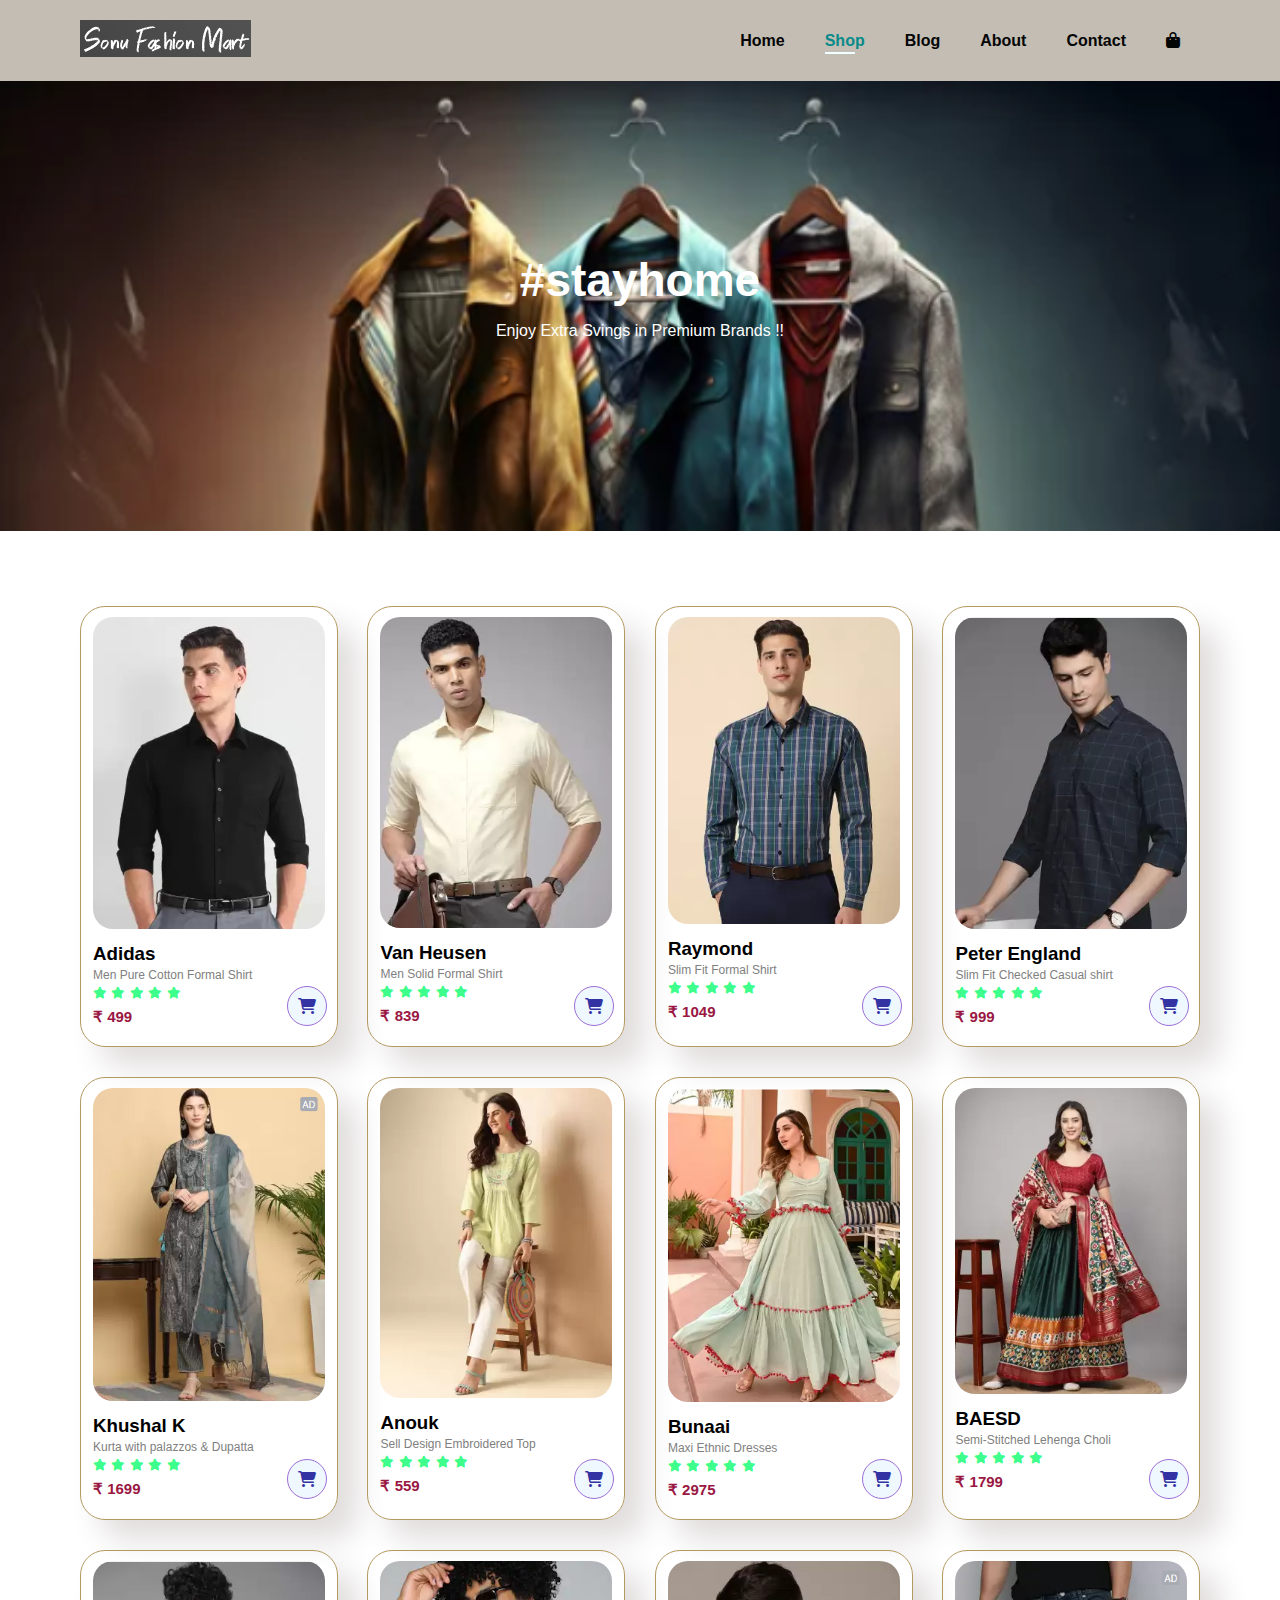
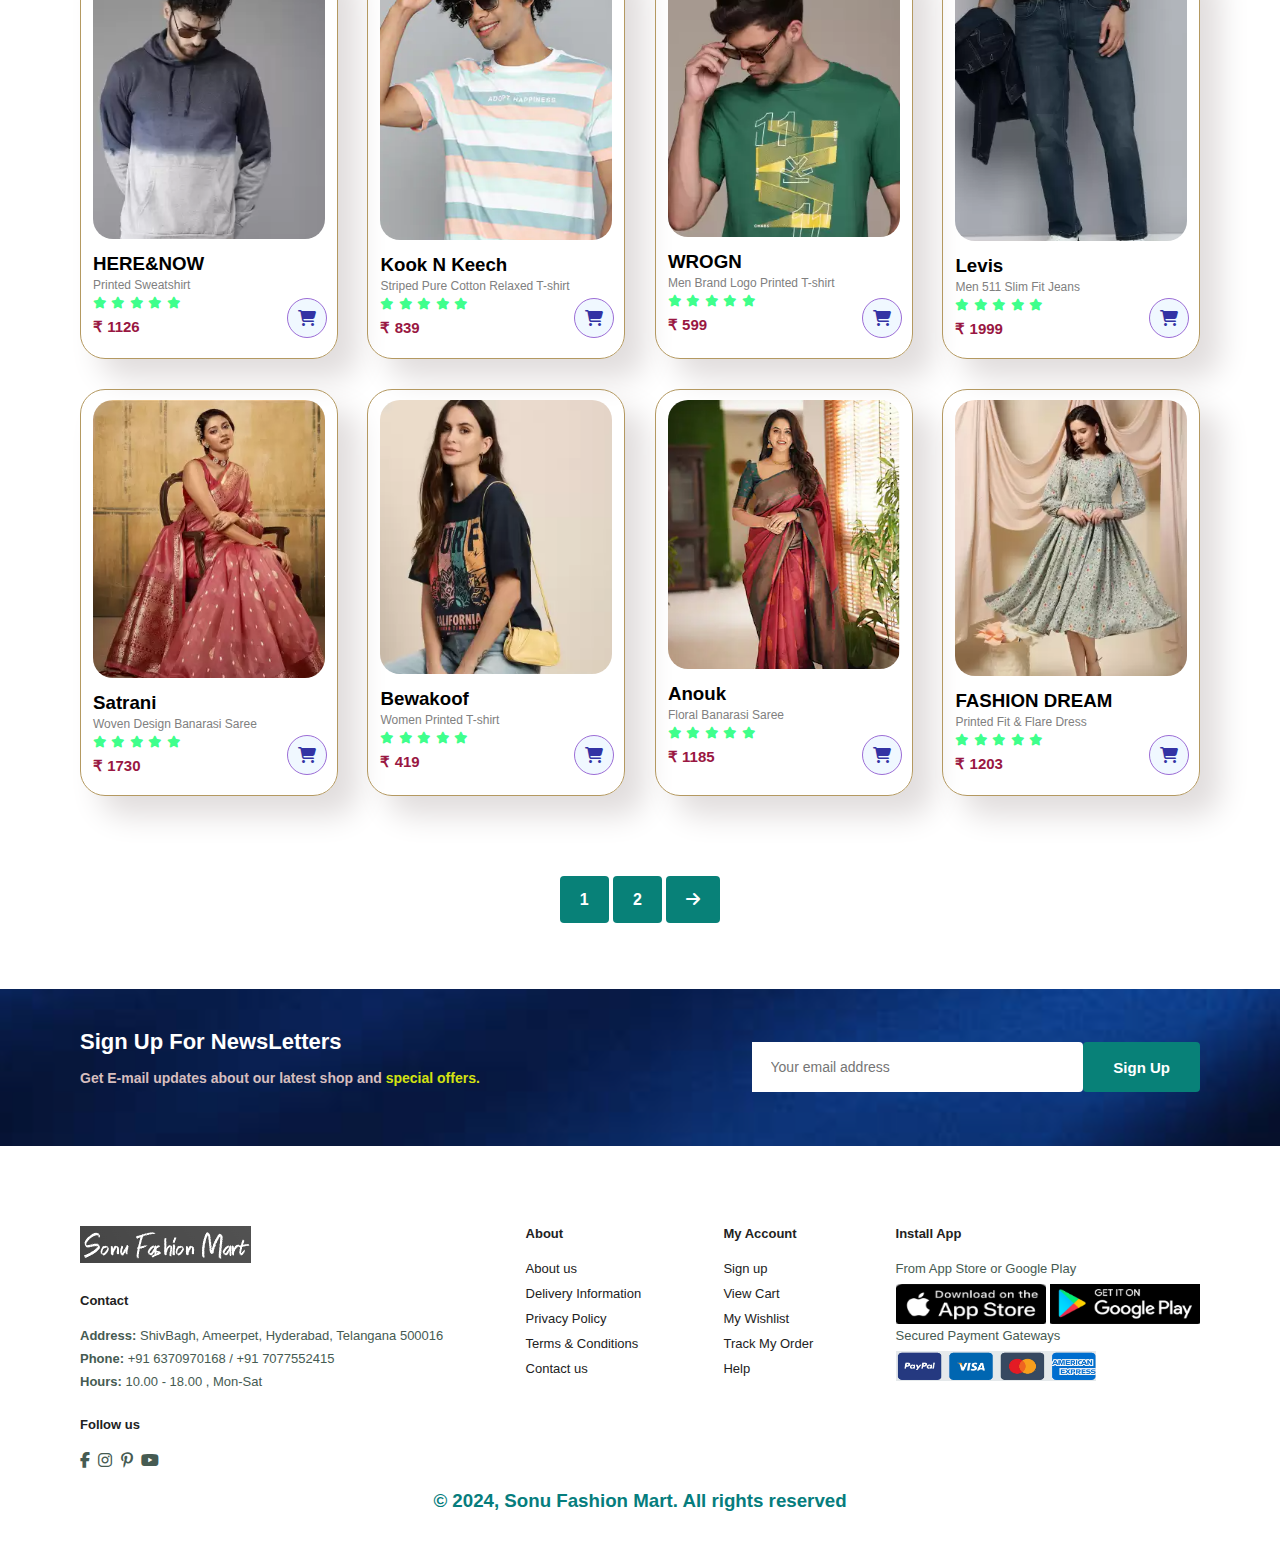
<file: shop.html>
<!DOCTYPE html>
<html lang="en">
<head>
    <meta charset="UTF-8">
    <meta name="viewport" content="width=device-width, initial-scale=1.0">
    <title>E-commers Website</title>
    <link rel="stylesheet" href=https://cdnjs.cloudflare.com/ajax/libs/font-awesome/6.5.2/css/all.min.css>
    <link rel="stylesheet" href="style.css">
</head>
<body>
    <section id="header">
       <a href="#"><img src="logo.png" class="logo" alt=""></a>
       <div>
          <ul id="navbar">
            <li><a href="index.html">Home</a></li>
            <li><a  class="active" href="shop.html">Shop</a></li>
            <li><a href="blog.html">Blog</a></li>
            <li><a href="about.html">About</a></li>
            <li><a href="contact.html">Contact</li>
            <li id="lg-bag"><a href="cart.html"><i class="fa-solid fa-bag-shopping"></i></a></li>
            <a href="#" id="close"><i class="fa-solid fa-xmark"></i></a>
          </ul>
       </div>

       <div id="mobile">
        <a href="cart.html"><i class="fa-solid fa-bag-shopping"></i></a>
         <i id="bar" class="fas fa-outdent"></i>
       </div>
    </section>

    <section id="page-header">
        <h2>#stayhome</h2>
        <p>Enjoy Extra Svings in Premium Brands !!</p>
    </section>

    <section id="product1" class="section-p1">
        <div class="pro-container">
          <div class="pro" onclick="window.location.href='singleproduct.html';">
            <img src="F1.png" alt="">
            <div class="des">
                 <h3>Adidas</h3>
                 <span>Men Pure Cotton Formal Shirt</span>
                 <div class="star">
                   <i class="fas fa-star"></i>
                   <i class="fas fa-star"></i>
                   <i class="fas fa-star"></i>
                   <i class="fas fa-star"></i>
                   <i class="fas fa-star"></i>
                 </div>
                 <h4>₹ 499</h4>
            </div>
            <a class="cart"><i class="fa-solid fa-cart-shopping"> </i></a>
          </div>

          <div class="pro">
            <img src="F2.png" alt="">
            <div class="des">
                 <h3>Van Heusen</h3>
                 <span>Men Solid Formal Shirt</span>
                 <div class="star">
                   <i class="fas fa-star"></i>
                   <i class="fas fa-star"></i>
                   <i class="fas fa-star"></i>
                   <i class="fas fa-star"></i>
                   <i class="fas fa-star"></i>
                 </div>
                 <h4>₹ 839</h4>
            </div>
            <a class="cart"><i class="fa-solid fa-cart-shopping"> </i></a>
          </div>

          <div class="pro">
            <img src="F3.png" alt="">
            <div class="des">
                 <h3>Raymond</h3>
                 <span>Slim Fit Formal Shirt</Span>
                 <div class="star">
                   <i class="fas fa-star"></i>
                   <i class="fas fa-star"></i>
                   <i class="fas fa-star"></i>
                   <i class="fas fa-star"></i>
                   <i class="fas fa-star"></i>
                 </div>
                 <h4>₹ 1049</h4>
            </div>
            <a class="cart"><i class="fa-solid fa-cart-shopping"> </i></a>
          </div>

          <div class="pro">
            <img src="F4.png" alt="">
            <div class="des">
                 <h3>Peter England</h3>
                 <span>Slim Fit Checked Casual shirt</span>
                 <div class="star">
                   <i class="fas fa-star"></i>
                   <i class="fas fa-star"></i>
                   <i class="fas fa-star"></i>
                   <i class="fas fa-star"></i>
                   <i class="fas fa-star"></i>
                 </div>
                 <h4>₹ 999</h4>
            </div>
            <a class="cart"><i class="fa-solid fa-cart-shopping"> </i></a>
          </div>

          <div class="pro">
            <img src="F5s.png" alt="">
            <div class="des">
                 <h3>Khushal K</h3>
                 <span>Kurta with palazzos & Dupatta</span>
                 <div class="star">
                   <i class="fas fa-star"></i>
                   <i class="fas fa-star"></i>
                   <i class="fas fa-star"></i>
                   <i class="fas fa-star"></i>
                   <i class="fas fa-star"></i>
                 </div>
                 <h4>₹ 1699</h4>
            </div>
            <a class="cart"><i class="fa-solid fa-cart-shopping"> </i></a>
          </div>

          <div class="pro">
            <img src="F6.png" alt="">
            <div class="des">
                 <h3>Anouk</h3>
                 <span>Sell Design Embroidered Top</span>
                 <div class="star">
                   <i class="fas fa-star"></i>
                   <i class="fas fa-star"></i>
                   <i class="fas fa-star"></i>
                   <i class="fas fa-star"></i>
                   <i class="fas fa-star"></i>
                 </div>
                 <h4>₹ 559</h4>
            </div>
            <a class="cart"><i class="fa-solid fa-cart-shopping"> </i></a>
          </div>

          <div class="pro">
            <img src="F7.png" alt="">
            <div class="des">
                 <h3>Bunaai</h3>
                 <span>Maxi Ethnic Dresses</span>
                 <div class="star">
                   <i class="fas fa-star"></i>
                   <i class="fas fa-star"></i>
                   <i class="fas fa-star"></i>
                   <i class="fas fa-star"></i>
                   <i class="fas fa-star"></i>
                 </div>
                 <h4>₹ 2975</h4>
            </div>
            <a class="cart"><i class="fa-solid fa-cart-shopping"> </i></a>
          </div>

          <div class="pro">
            <img src="F8.png" alt="">
            <div class="des">
                 <h3>BAESD</h3>
                 <span>Semi-Stitched Lehenga Choli</span>
                 <div class="star">
                   <i class="fas fa-star"></i>
                   <i class="fas fa-star"></i>
                   <i class="fas fa-star"></i>
                   <i class="fas fa-star"></i>
                   <i class="fas fa-star"></i>
                 </div>
                 <h4>₹ 1799</h4>
            </div>
            <a class="cart"><i class="fa-solid fa-cart-shopping"> </i></a>
          </div>

        <div class="pro">
          <img src="F9.png" alt="">
          <div class="des">
               <h3>HERE&NOW</h3>
               <span>Printed Sweatshirt</span>
               <div class="star">
                 <i class="fas fa-star"></i>
                 <i class="fas fa-star"></i>
                 <i class="fas fa-star"></i>
                 <i class="fas fa-star"></i>
                 <i class="fas fa-star"></i>
               </div>
               <h4>₹ 1126</h4>
          </div>
          <a class="cart"><i class="fa-solid fa-cart-shopping"> </i></a>
        </div>

        <div class="pro">
          <img src="F10.png" alt="">
          <div class="des">
               <h3>Kook N Keech</h3>
               <span>Striped Pure Cotton Relaxed T-shirt</span>
               <div class="star">
                 <i class="fas fa-star"></i>
                 <i class="fas fa-star"></i>
                 <i class="fas fa-star"></i>
                 <i class="fas fa-star"></i>
                 <i class="fas fa-star"></i>
               </div>
               <h4>₹ 839</h4>
          </div>
          <a class="cart"><i class="fa-solid fa-cart-shopping"> </i></a>
        </div>

        <div class="pro">
          <img src="F11.png" alt="">
          <div class="des">
               <h3>WROGN</h3>
               <span>Men Brand Logo Printed T-shirt</Span>
               <div class="star">
                 <i class="fas fa-star"></i>
                 <i class="fas fa-star"></i>
                 <i class="fas fa-star"></i>
                 <i class="fas fa-star"></i>
                 <i class="fas fa-star"></i>
               </div>
               <h4>₹ 599</h4>
          </div>
          <a class="cart"><i class="fa-solid fa-cart-shopping"> </i></a>
        </div>

        <div class="pro">
          <img src="F12.png" alt="">
          <div class="des">
               <h3>Levis</h3>
               <span>Men 511 Slim Fit Jeans</span>
               <div class="star">
                 <i class="fas fa-star"></i>
                 <i class="fas fa-star"></i>
                 <i class="fas fa-star"></i>
                 <i class="fas fa-star"></i>
                 <i class="fas fa-star"></i>
               </div>
               <h4>₹ 1999</h4>
          </div>
          <a class="cart"><i class="fa-solid fa-cart-shopping"> </i></a>
        </div>

        <div class="pro">
          <img src="F13.png" alt="">
          <div class="des">
               <h3>Satrani</h3>
               <span>Woven Design Banarasi Saree</span>
               <div class="star">
                 <i class="fas fa-star"></i>
                 <i class="fas fa-star"></i>
                 <i class="fas fa-star"></i>
                 <i class="fas fa-star"></i>
                 <i class="fas fa-star"></i>
               </div>
               <h4>₹ 1730</h4>
          </div>
          <a class="cart"><i class="fa-solid fa-cart-shopping"> </i></a>
        </div>

        <div class="pro">
          <img src="F14.png" alt="">
          <div class="des">
               <h3>Bewakoof</h3>
               <span>Women Printed T-shirt</span>
               <div class="star">
                 <i class="fas fa-star"></i>
                 <i class="fas fa-star"></i>
                 <i class="fas fa-star"></i>
                 <i class="fas fa-star"></i>
                 <i class="fas fa-star"></i>
               </div>
               <h4>₹ 419</h4>
          </div>
          <a class="cart"><i class="fa-solid fa-cart-shopping"> </i></a>
        </div>

        <div class="pro">
          <img src="F15.png" alt="">
          <div class="des">
               <h3>Anouk</h3>
               <span>Floral Banarasi Saree</span>
               <div class="star">
                 <i class="fas fa-star"></i>
                 <i class="fas fa-star"></i>
                 <i class="fas fa-star"></i>
                 <i class="fas fa-star"></i>
                 <i class="fas fa-star"></i>
               </div>
               <h4>₹ 1185</h4>
          </div>
          <a class="cart"><i class="fa-solid fa-cart-shopping"> </i></a>
        </div>

        <div class="pro">
          <img src="F16.png" alt="">
          <div class="des">
               <h3>FASHION DREAM</h3>
               <span>Printed Fit & Flare Dress</span>
               <div class="star">
                 <i class="fas fa-star"></i>
                 <i class="fas fa-star"></i>
                 <i class="fas fa-star"></i>
                 <i class="fas fa-star"></i>
                 <i class="fas fa-star"></i>
               </div>
               <h4>₹ 1203</h4>
          </div>
          <a class="cart"><i class="fa-solid fa-cart-shopping"> </i></a>
        </div>

      </div>
  </section>
    
     <section id="pagination" class="section-p1">
        <a href="#">1</a>
        <a href="#">2</a>
        <a href="#"><i class="fa-solid fa-arrow-right"></i></a>
     </section>

   <section id="newsletter" class="section-p1 section-m1">
       <div class="newstext">
        <h4>Sign Up For NewsLetters</h4>
        <p>Get E-mail updates about our latest shop and <span>special offers.</span></p>
       </div>

       <div class="form">
          <input type="text" placeholder="Your email address">
          <button class="normal">Sign Up</button>
       </div>
   </section>

  <footer class="section-p1">
      <div class="col">
        <img class="logo" src="logo.png" alt="">
        <h4>Contact</h4>
        <p><strong>Address: </strong>ShivBagh, Ameerpet, Hyderabad, Telangana 500016</p>
        <p><strong>Phone: </strong> +91 6370970168 / +91 7077552415</p>
        <p><strong>Hours: </strong>10.00 - 18.00 , Mon-Sat </p>
          <div class="follow">
             <h4>Follow us</h4>
                <div class="icon">
                    <i class="fab fa-facebook-f"></i>
                    <i class="fab fa-instagram"></i>
                    <i class="fab fa-pinterest-p"></i>
                    <i class="fab fa-youtube"></i>
                </div>
          </div>
      </div>
        
      <div class="col">
         <h4>About</h4>
         <a href="#">About us</a>
         <a href="#">Delivery Information</a>
         <a href="#">Privacy Policy</a>
         <a href="#">Terms & Conditions</a>
         <a href="#">Contact us</a>
      </div>

      <div class="col">
          <h4>My Account</h4>
          <a href="#">Sign up</a>
          <a href="#">View Cart</a>
          <a href="#">My Wishlist</a>
          <a href="#">Track My Order</a>
          <a href="#">Help</a>
      </div>


      <div class="col install">
          <h4>Install App</h4>
          <p>From App Store or Google Play</p>
          <div class="row">
             <img src="App store.png" alt="" height="40px" width="150px">
             <img src="Google play.png" alt="" height="40px" width="150px">
          </div>
          <p>Secured Payment Gateways </p>
          <img src="Payment Getway.png" alt="" height="30px" width="200px">
      </div>
      
      <div class="copyright">
          <h3>© 2024, Sonu Fashion Mart. All rights reserved</h3>
      </div>
  </footer>


  <script src="script.js"></script>
</body>
</html>
</file>
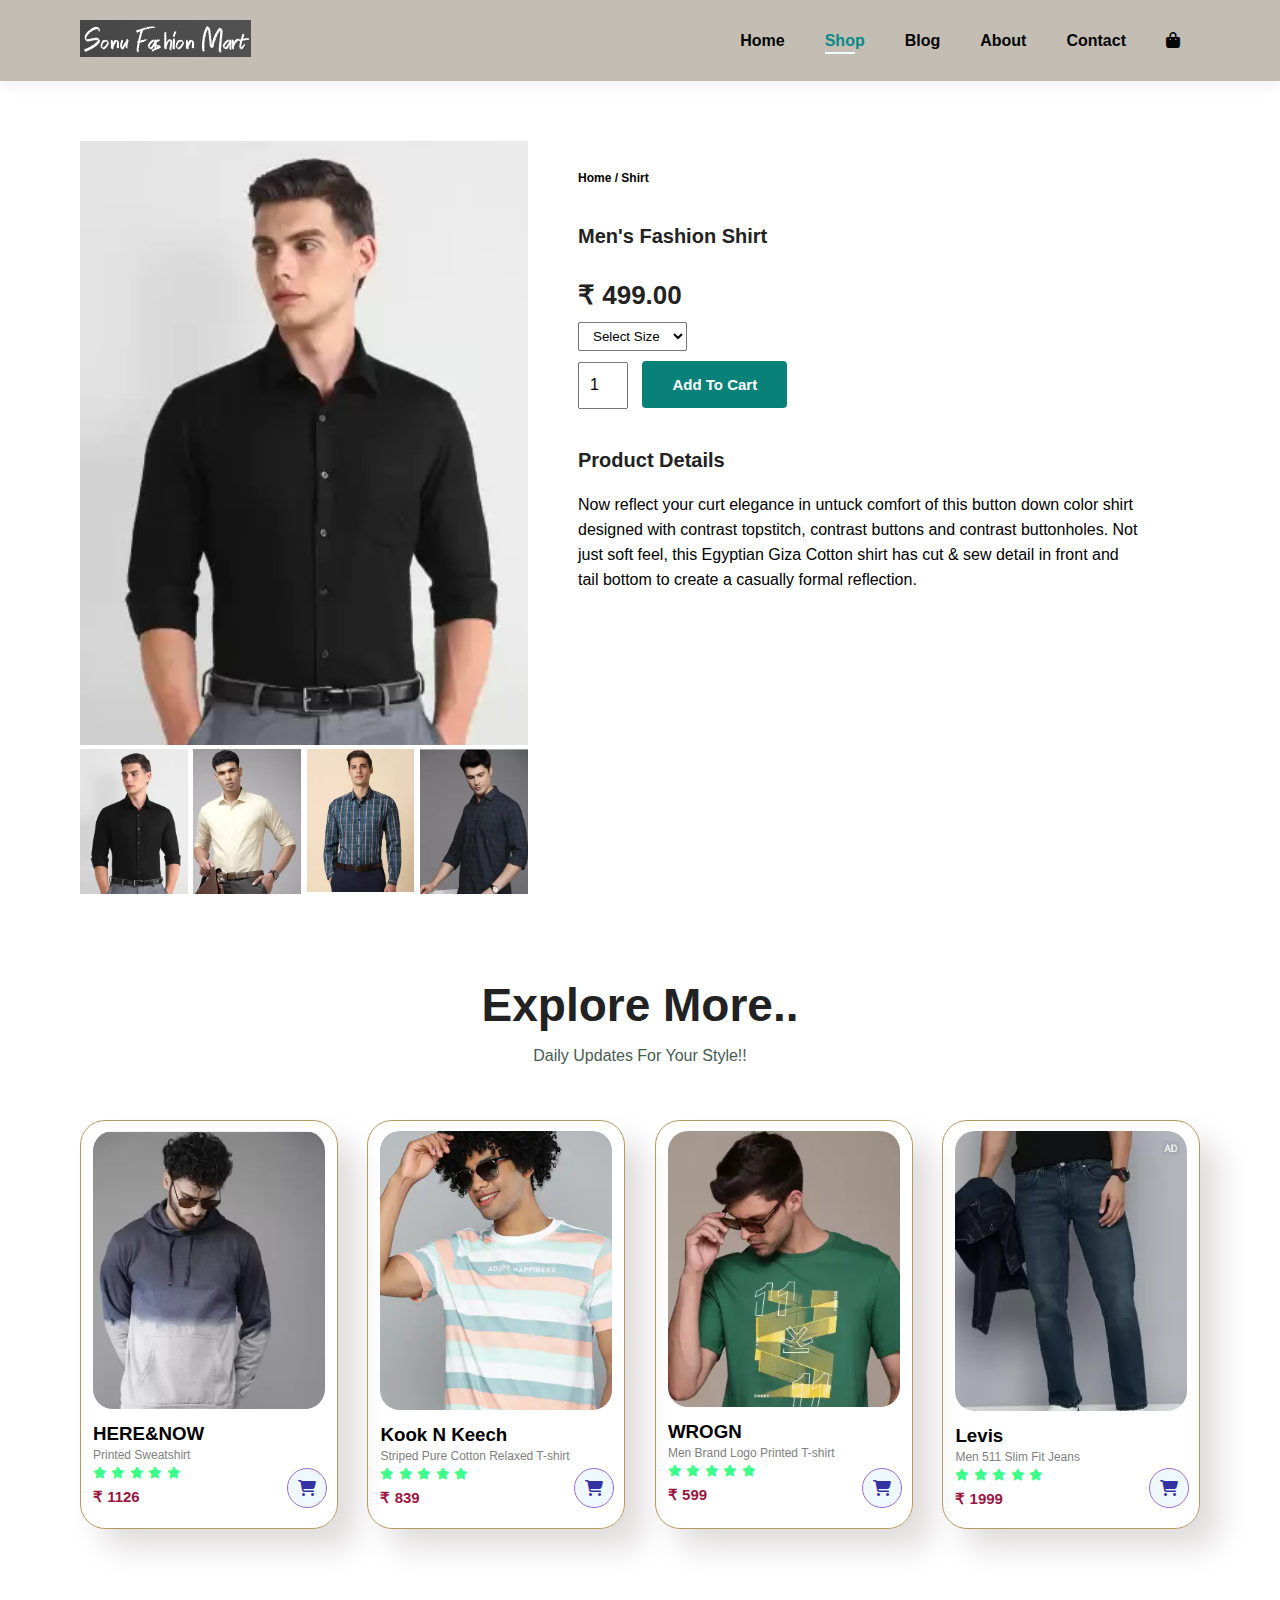
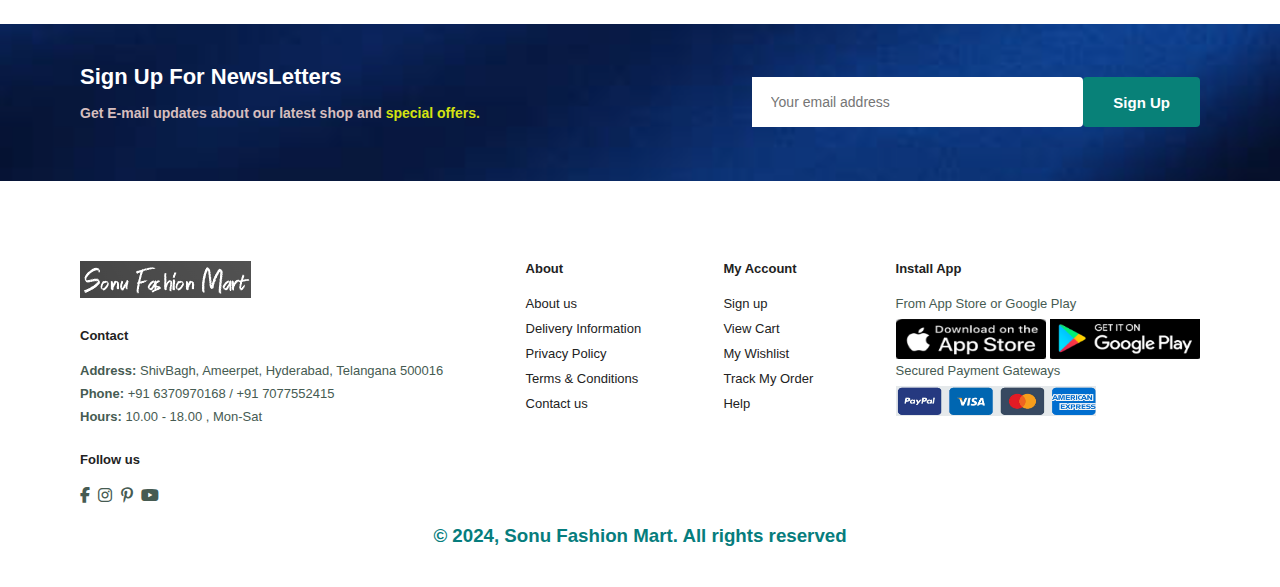
<file: singleproduct.html>
<!DOCTYPE html>
<html lang="en">
<head>
    <meta charset="UTF-8">
    <meta name="viewport" content="width=device-width, initial-scale=1.0">
    <title>E-commers Website</title>
    <link rel="stylesheet" href=https://cdnjs.cloudflare.com/ajax/libs/font-awesome/6.5.2/css/all.min.css>
    <link rel="stylesheet" href="style.css">
</head>
<body>
    <section id="header">
       <a href="#"><img src="logo.png" class="logo" alt=""></a>
       <div>
          <ul id="navbar">
            <li><a href="index.html">Home</a></li>
            <li><a  class="active" href="shop.html">Shop</a></li>
            <li><a href="blog.html">Blog</a></li>
            <li><a href="about.html">About</a></li>
            <li><a href="contact.html">Contact</li>
            <li id="lg-bag"><a href="cart.html"><i class="fa-solid fa-bag-shopping"></i></a></li>
            <a href="#" id="close"><i class="fa-solid fa-xmark"></i></a>
          </ul>
       </div>

       <div id="mobile">
        <a href="cart.html"><i class="fa-solid fa-bag-shopping"></i></a>
         <i id="bar" class="fas fa-outdent"></i>
       </div>
    </section>
    <section id="prodetails" class="section-p1">
        <div class="single-pro-image">
            <img src="F1.png" width="100%" id="MainImg" alt="">

            <div class="small-img-group">
                <div class="small-img-col" >
                   <img src="F1.png" width="100%" class="small-img" alt="">
                </div>
                <div class="small-img-col" >
                    <img src="F2.png" width="100%" class="small-img" alt="">
                </div>
                <div class="small-img-col" >
                    <img src="F3.png" width="100%" class="small-img" alt="">
                </div>
                <div class="small-img-col" >
                    <img src="F4.png" width="100%" class="small-img" alt="">
                </div>
            </div>
        </div>

        <div class="single-pro-details">
            <h6>Home / Shirt</h6>
            <h4>Men's Fashion Shirt</h4>
            <h2>₹ 499.00</h2>
            <select>
                <option>Select Size</option>
                <option>S</option>
                <option>M</option>
                <option>L</option>
                <option>XL</option>
                <option>XXL</option>
            </select>
            <input type="number" value="1">
            <button class="normal">Add To Cart</button>
            <h4>Product Details</h4>
            <span>Now reflect your curt elegance in untuck comfort of this button down color shirt designed with contrast topstitch, contrast buttons and contrast buttonholes.
                Not just soft feel, this Egyptian Giza Cotton shirt has cut & sew detail in front and tail bottom to create a casually formal reflection.</span>
        </div>
    </section>

    <section id="product1" class="section-p1">
        <h2>Explore More..</h2>
        <p>Daily Updates For Your Style!!</p>
        <div class="pro-container">
          <div class="pro">
            <img src="F9.png" alt="">
            <div class="des">
                 <h3>HERE&NOW</h3>
                 <span>Printed Sweatshirt</span>
                 <div class="star">
                   <i class="fas fa-star"></i>
                   <i class="fas fa-star"></i>
                   <i class="fas fa-star"></i>
                   <i class="fas fa-star"></i>
                   <i class="fas fa-star"></i>
                 </div>
                 <h4>₹ 1126</h4>
            </div>
            <a class="cart"><i class="fa-solid fa-cart-shopping"> </i></a>
          </div>
  
          <div class="pro">
            <img src="F10.png" alt="">
            <div class="des">
                 <h3>Kook N Keech</h3>
                 <span>Striped Pure Cotton Relaxed T-shirt</span>
                 <div class="star">
                   <i class="fas fa-star"></i>
                   <i class="fas fa-star"></i>
                   <i class="fas fa-star"></i>
                   <i class="fas fa-star"></i>
                   <i class="fas fa-star"></i>
                 </div>
                 <h4>₹ 839</h4>
            </div>
            <a class="cart"><i class="fa-solid fa-cart-shopping"> </i></a>
          </div>
  
          <div class="pro">
            <img src="F11.png" alt="">
            <div class="des">
                 <h3>WROGN</h3>
                 <span>Men Brand Logo Printed T-shirt</Span>
                 <div class="star">
                   <i class="fas fa-star"></i>
                   <i class="fas fa-star"></i>
                   <i class="fas fa-star"></i>
                   <i class="fas fa-star"></i>
                   <i class="fas fa-star"></i>
                 </div>
                 <h4>₹ 599</h4>
            </div>
            <a class="cart"><i class="fa-solid fa-cart-shopping"> </i></a>
          </div>
  
          <div class="pro">
            <img src="F12.png" alt="">
            <div class="des">
                 <h3>Levis</h3>
                 <span>Men 511 Slim Fit Jeans</span>
                 <div class="star">
                   <i class="fas fa-star"></i>
                   <i class="fas fa-star"></i>
                   <i class="fas fa-star"></i>
                   <i class="fas fa-star"></i>
                   <i class="fas fa-star"></i>
                 </div>
                 <h4>₹ 1999</h4>
            </div>
            <a class="cart"><i class="fa-solid fa-cart-shopping"> </i></a>
        </div>
  </div>
    </section>
   <section id="newsletter" class="section-p1 section-m1">
       <div class="newstext">
        <h4>Sign Up For NewsLetters</h4>
        <p>Get E-mail updates about our latest shop and <span>special offers.</span></p>
       </div>

       <div class="form">
          <input type="text" placeholder="Your email address">
          <button class="normal">Sign Up</button>
       </div>
   </section>

  <footer class="section-p1">
      <div class="col">
        <img class="logo" src="logo.png" alt="">
        <h4>Contact</h4>
        <p><strong>Address: </strong>ShivBagh, Ameerpet, Hyderabad, Telangana 500016</p>
        <p><strong>Phone: </strong> +91 6370970168 / +91 7077552415</p>
        <p><strong>Hours: </strong>10.00 - 18.00 , Mon-Sat </p>
          <div class="follow">
             <h4>Follow us</h4>
                <div class="icon">
                    <i class="fab fa-facebook-f"></i>
                    <i class="fab fa-instagram"></i>
                    <i class="fab fa-pinterest-p"></i>
                    <i class="fab fa-youtube"></i>
                </div>
          </div>
      </div>
        
      <div class="col">
         <h4>About</h4>
         <a href="#">About us</a>
         <a href="#">Delivery Information</a>
         <a href="#">Privacy Policy</a>
         <a href="#">Terms & Conditions</a>
         <a href="#">Contact us</a>
      </div>

      <div class="col">
          <h4>My Account</h4>
          <a href="#">Sign up</a>
          <a href="#">View Cart</a>
          <a href="#">My Wishlist</a>
          <a href="#">Track My Order</a>
          <a href="#">Help</a>
      </div>


      <div class="col install">
          <h4>Install App</h4>
          <p>From App Store or Google Play</p>
          <div class="row">
             <img src="App store.png" alt="" height="40px" width="150px">
             <img src="Google play.png" alt="" height="40px" width="150px">
          </div>
          <p>Secured Payment Gateways </p>
          <img src="Payment Getway.png" alt="" height="30px" width="200px">
      </div>
      
      <div class="copyright">
          <h3>© 2024, Sonu Fashion Mart. All rights reserved</h3>
      </div>
  </footer>

  <script>
    var MainImg = document.getElementById("MainImg");
    var smallimg = document.getElementsByClassName("small-img");

    smallimg[0] .onclick = function(){
        MainImg.src = smallimg[0].src;
    }

    smallimg[1] .onclick = function(){
        MainImg.src = smallimg[1].src;
    }
    smallimg[2] .onclick = function(){
        MainImg.src = smallimg[2].src;
    }
    smallimg[3] .onclick = function(){
        MainImg.src = smallimg[3].src;
    }
  </script>


  <script src="script.js"></script>
</body>
</html>
</file>
<file: style.css>
@import url('https://fonts.googleapis.com/css2?family=League+Spartan:wght@100..900&display=swap');

*{
    margin: 0;
    padding: 0;
    box-sizing: border-box;
    font-family: 'spartan', sans-serif;
}

h1{
    font-size: 50px;
    line-height: 64px;
    color: #222;
}
h2{
    font-size: 46px;
    line-height: 54px;
    color: #222;  
}
h4{
    font-size: 20px;
    color: #222;
}
h6{
    font-size:12px;
    font-weight: 700;
} 
p{
    font-size: 16px;
    color: #465b52;
    margin: 15px 0 20px 0;
}

.section-p1{
    padding: 40px 80px;
}

.section-m1{
    margin: 40px 0;
}

button.normal{
    font-size: 15px;
    font-weight: 600;
    padding: 15px 30px;
    color: black;
    background-color: white;
    border-radius: 4px;
    cursor: pointer;
    border: none;
    outline: none;
    transition: 0.2s;
}

button.white{
    font-size: 13px;
    font-weight: 600;
    padding: 11px 18px;
    color:white;
    background-color: transparent;
    cursor: pointer;
    border: 1px solid white;
    outline: none;
    transition: 0.2s;
}

body{
    width: 100%;
}

/*Header Start*/
#header{
    display: flex;
    align-items: center;
    justify-content: space-between;
    padding: 20px 80px;
    background:rgba(81, 65, 36, 0.345);
    box-shadow: 0 5px 15px rgba(0,0,0,0.06);
    z-index: 999;
}

#navbar{
    display: flex;
    align-items: center;
    justify-content: center;
}

#navbar li{
    list-style: none;
    padding: 0 20px;
    position: relative;
}

#navbar li a {
    text-decoration: none;
    font-size: 16px;
    font-weight: 600;
    color: #040505;
    transition: 0.3s ease;
}

#navbar li a:hover,
#navbar li a.active{
   color: rgb(7, 138, 138);
}

#navbar li a.active::after,
#navbar li a:hover::after {
    content: "";
    width: 30px;
    height: 2px;
    background:azure;
    position: absolute;
    bottom: -4px;
    left: 20px;
}

#mobile{
    display: none;
    align-items: center;
}

#close{
    display: none;
}

/*Home Page*/

#hero{
    background-image:url(Background\ img.jpg);
    height:90vh;
    width: 100%;
    background-size: cover;
    background-position: top 5% right 0;
    padding: 0 120px;
    display: flex;
    flex-direction: column;
    align-items: flex-start;
    justify-content: center;
}

#hero h4{
    padding-bottom: 15px;
}

#hero h1{
    color: rgb(70, 202, 202);
}

#hero button{
    background-color:teal;
    color:white;
    border: 0;
    padding: 10px 15px 10px 10px;
    background-repeat:no-repeat;
    cursor: pointer;
    font-weight: 700;
    font-size: 20px;
}

#feature{
    display: flex;
    align-items: center;
    justify-content: space-between;
    flex-wrap: wrap;
}

#feature .fe-box{
    width: 190px;
    text-align:center;
    padding: 15px 5px;
    box-shadow: 20px 20px 34px rgba(0,0,0,0.03);
    border: 1px solid black;
    border-radius: 4px;
    margin: 15px 10px;
}

#feature .fe-box:hover {
    box-shadow: 10px 10px 54px rgba(77, 70, 196, 0.916);
}

#feature .fe-box image{
    width: 100%;
    margin-bottom: 10px;
}

#feature .fe-box h6{
    padding: 9px 8px 6px 8px;
    line-height: 1;
    border-radius: 4px;
    color: rgb(6, 100, 62);
    background-color: rgb(168, 216, 83);
}

#feature .fe-box:nth-child(2) h6{
    background-color: rgb(70, 203, 150);
}

#feature .fe-box:nth-child(3) h6{
    background-color: rgb(230, 101, 112);
}

#feature .fe-box:nth-child(4) h6{
    background-color: rgb(89, 204, 202);
}

#feature .fe-box:nth-child(5) h6{
    background-color: rgb(221, 117, 218);
}

#product1{
    text-align: center;
}

#product1 .pro-container{
    display: flex;
    justify-content: space-between;
    padding-top: 20px;
    flex-wrap: wrap;
}

#product1 .pro{
    width: 23%;
    min-width: 250px;
    padding: 10px 12px;
    border: 1px solid rgb(180, 153, 97);
    border-radius: 25px;
    cursor: pointer;
    box-shadow: 20px 20px 30px rgb(225, 221, 221);
    margin:15px 0;
    transition: 0.2s ease;
    position: relative;
}

#product1 .pro:hover {
    box-shadow: 20px 20px 30px rgb(167, 213, 197);
}

#product1 .pro img{
    width: 100%;
    border-radius: 20px;
}

#product1 .pro .des{
    text-align: start;
    padding: 10px 0;
}

#product1 .pro .des span{
    color: gray;
    font-size: 12px;
}

#product1 .pro .des h5{
    padding-top: 7px;
    color: #222;
    font-size: 14px;
}

#product1 .pro .des i{
    font-size: 12px;
    color: #00ff66c4;
}

#product1 .pro .des h4{
    padding-top: 7px;
    font-size: 15px;
    font-weight: 700;
    color: rgb(153, 23, 66);
}

#product1 .pro .cart{
    width: 40px;
    height: 40px;
    line-height: 40px;
    border-radius: 50px;
    background-color: aliceblue;
    font-weight: 500;
    color: rgb(51, 51, 164);
    border: 1px solid #9c6dd6;
    position: absolute;
    bottom: 20px;
    right: 10px;
}

#banner{
    display: flex;
    flex-direction: column;
    justify-content: center;
    align-items: center;
    text-align: center;
    background-image: url(Footer\ Banner.png);
    width: 100%;
    height: 40vh;
    background-size: cover;
    background-position: center;
}

#banner h4 {
    color: aliceblue;
    font-size: 20px;
}

#banner h2 {
    color: aliceblue;
    font-size: 50px;
    padding: 10px 0;
}

#banner h2 span {
    color: red;
}

#banner button:hover {
    background: #088178;
    color: white;
}

#sm-banner {
    display: flex;
    justify-content: space-between;
    flex-wrap: wrap;
}

#sm-banner .banner-box{
    display: flex;
    flex-direction: column;
    justify-content: center;
    align-items: flex-start;
    background-image: url(F17.png);
    min-width: 500px;
    height: 50vh;
    background-size: cover;
    background-position: center;
    padding: 30px;
}

#sm-banner .banner-box2{
    background-image: url(F18.png);
}

#sm-banner h4{
    color:white;
    font-size: 20px;
    font-weight: 300;
}

#sm-banner h2{
    color: rgb(114, 206, 96);
    font-size: 28px;
    font-weight: 800;
}

#sm-banner span{
    color: rgb(220, 91, 91);
    font-size: 14px;
    font-weight: 500;
    padding-bottom: 15px;
}

#sm-banner .banner-box:hover button{
    background-color: #088178;
    border: 1px solid #088178;
}

#banner3{
    display: flex;
    justify-content: space-between;
    flex-wrap: wrap;
    padding:0 80px;
}

#banner3 .banner-box{
    display: flex;
    flex-direction: column;
    justify-content: center;
    align-items: flex-start;
    background-image: url(F20.png);
    min-width: 30%;
    height: 30vh;
    background-size: cover;
    background-position: center;
    padding: 20px;
    margin-bottom: 20px;
}

#banner3 .banner-box2{
   background-image: url(F21.png);
}

#banner3 .banner-box3{
    background-image: url(F22.png);
 }

#banner3 h2{
   color: rgb(178, 13, 13);
   font-weight: 900;
   font-size: 22px; 
}

#banner3 h3{
    color: rgb(31, 243, 162);
    font-weight: 800;
    font-size: 15px; 
}

#newsletter{
    display: flex;
    justify-content:space-between;
    flex-wrap: wrap;
    align-items: center;
    background-image: url(Background\ img\ 2.png);
    background-repeat:no-repeat;
    background-position: 20% 30%;
}

#newsletter h4{
    font-size: 22px;
    font-weight: 700;
    color: white;
}

#newsletter p{
    font-size: 14px;
    font-weight: 600;
    color:rgb(214, 190, 190);
}

#newsletter p span{
    color: rgb(212, 226, 17);
}

#newsletter .form{
    display: flex;
    width: 40%;
}

#newsletter input{
    height: 3.125rem;
    padding: 0 1.25em;
    font-size: 14px;
    width: 100%;
    border: 1px solid transparent;
    border-radius: 4px;
    outline: none;
    border-top-left-radius:0;
    border-bottom-left-radius: 0;
}

#newsletter button{
    background-color: #088178;
    color: white;
    white-space:nowrap;
}


footer{
    display: flex;
    flex-wrap: wrap;
    justify-content: space-between;
}

footer .col{
    display:flex;
    flex-direction:column;
    align-items:flex-start;
    margin-bottom: 20px;
}

footer .logo{
    margin-bottom: 30px;
}

footer h4{
    font-size: 13px;
    padding-bottom: 20px;
}

footer p{
    font-size: 13px;
    margin: 0 0 8px 0;
}

footer a {
    font-size: 13px;
    text-decoration: none;
    color: #222;
    margin-bottom: 10px;
}

footer .follow{
    margin-top: 20px;
}

footer .follow i{
    color: #465b52;
    padding-right: 4px;
    cursor: pointer;
}

footer .install .row image {
    border: 1px solid #088178;
    border-radius: 6px;
}

footer .install image{
    margin: 10px 0 15px 0;
}

footer .follow  i:hover,
footer a:hover{
   color: #088178;
}

footer .copyright{
    width: 100%;
    text-align: center;
    color: #067d7d;
}

/*cart page*/

#page-header.contact-header{
    background-image: url("Sonu.png");
}

#cart table{
    width: 100%;
    border-collapse: collapse;
    table-layout: fixed;
    white-space: nowrap;
}

#cart table img{
    width: 70px;
}

#cart table td:nth-child(1){
    width: 100px;
    text-align: center;
}

#cart table td:nth-child(2){
    width: 150px;
    text-align: center;
}

#cart table td:nth-child(3){
    width: 250px;
    text-align: center;
}

#cart table td:nth-child(4),
#cart table td:nth-child(5),
#cart table td:nth-child(6){
    width: 150px;
    text-align: center;
}

#cart table td:nth-child(5) input{
    width: 70px;
    padding: 10px 5px 10px 15px;
}

#cart table thead {
    border: 1px;
    border-left: none;
    border-right: none;
}

#cart table thead td{
    font-weight: 700;
    text-transform: uppercase;
    font-size: 13px;
    padding: 10px 0;
}

#cart table tbody tr td {
    padding-top:15px ;
}

#cart table tbody td{
    font-size: 13px;

}

#cart-add{
    display: flex;
    flex-wrap: wrap;
    justify-content: space-between;
}

#coupon{
  width: 50%;
  margin-bottom: 30px;
}

#coupon h3,
#subtotal h3 {
    padding-bottom: 15px;
}

#coupon input {
    padding: 10px 20px;
    outline: none;
    width: 60%;
    margin-right: 10px;
    border: 1px solid #e2e9e1;
}

#coupon button,
#subtotal button {
    background-color: #088178;
    color: #fff;
    padding: 12px 20px;

}

#subtotal{
    width: 50%;
    margin-bottom: 30px;
    border: 1px solid #e2e9e1;
    padding: 30px;
}

#subtotal table{
    border-collapse: collapse;
    width: 100%;
    margin-bottom: 20px;
}

#subtotal table td {
    width: 50%;
    border: 1px solid #e2e9e1;
    padding: 10px;
    font-size: 13px;
}


/*start Media query*/

@media (max-width:799px){
    .section-p1{
        padding: 40px 40px;
    }
    #navbar {
        display: flex;
        flex-direction: column;
        align-items: flex-start;
        justify-content: flex-start;
        position: fixed;
        top: 0;
        right: -300px;
        height: 100vh;
        width: 300px;
        background-color: #E3E6F3;
        box-shadow: 0 40px 60px black;
        padding: 80px 0 0 10px;
        transition: 0.3s;
    }

    #navbar.active{
        right: 0px;
    }
    #navbar li{
       margin-bottom: 25px;
    }

    #mobile{
        display: flex;
        align-items: center;
    }

    #mobile i{
        color: #1a1a1a;
        font-size: 24px;
        padding-left: 20px;
    }

    #close{
        display: initial;
        position: absolute;
        top: 30px;
        left: 30px;
        color: #222;
        font-size: 24px;
    }

    #lg-bag{
        display: none;
    }

    #hero {
        height: 90vh;
        padding: 0 80px;
        background-position: top 30% right 30%;
    }

    #feature {
        justify-content: center;
    }

    #feature .fe-box {
        margin: 15px 15px;
    }

    #product1 .pro-container {
        justify-content: center;
        
    }

    #product1 .pro {
       margin: 15px;
    }

    #banner {
        height: 20vh;
    }

    #sm-banner .banner-box {
        min-width: 30px;
        height: 20vh;
        padding: 85px;
    }

    #banner3 {
        padding:40px;
    }
    #banner3 .banner-box{
        width: 5%;
    }

    /*contact page*/
    #form-details {
        padding: 40px;
    }
    #form-details form{
        width: 50%;
    }


}

@media (max-width: 477px) {

    .section-p1 {
        padding: 20px;
    }
    #header{
        padding: 10px 30px;
    }
    h2 {
        font-size: 32px;
    }
    h1 {
        font-size: 38px;
    }

    #hero {
        padding: 0 20px;
        background-position: 55%;
    }
    #feature {
        justify-content:space-evenly;
    }
    #feature .fe-box {
        width: 195px;
        margin: 0 0 20px 0;
    }
    #product1 .pro {
        width: 100%;
    }
    #banner {
        height: 40vh;
    }
    #sm-banner .banner-box {
        height: 40vh;
    }
    #sm-banner .banner-box2 {
        margin-top: 2vh;
    }
    #banner {
        padding: 0 20px;
    }
    #banner3 .banner-box {
        width: 100%;
    }
    #newsletter {
        padding: 40px 20px-;
    }
    #newsletter .form {
        width: 100%;
    }

  /*single Product*/

  #prodetails {
    display: flex;
    flex-direction: column;
}

#prodetails .single-pro-image {
    width: 100%;
    margin-right: 0px;
}

#prodetails .single-pro-details {
    width: 100%;
}

/*blog Page*/
#blog {
    padding: 100px 20px 0 20px;
}
#blog .blog-box{
    display: flex;
    flex-direction: column;
    align-items: flex-start;
}

#blog .blog-img {
    width: 100%;
    margin-right: 0px;
    margin-bottom: 30px;
}
#blog .blog-details{
    width: 100%;
}

/*about Page*/
#about-head{
    flex-direction: column;
}

#about-head img{
    width: 100%;
    margin-bottom: 20px;
}

#about-head div{
    padding-left: 0px;
}

/*contact Page*/

#contact-details{
    flex-direction: column;
}

#contact-details .details{
    width: 100%;
    margin-bottom: 30px;
}

#contact-details .map{
    width: 100%;
}

#form-details{
    margin: 10px;
    padding: 80px;
    border: 1px solid #e1e1e1;
    flex-wrap: wrap;
}

#form-details form{
    width: 100%;
    margin-bottom: 30px;
}




}




/*Shop Page*/

#page-header{
    background-image: url(page2\ hero\ bg2.png);
    width: 100%;
    height: 50vh;
    background-size: cover;
    display: flex;
    justify-content: center;
    text-align:center;
    flex-direction: column;
    padding: 14px;
}
 
#page-header h2,
#page-header p {
    color:white;
}

#pagination{
    text-align: center;
}

#pagination a {
    text-decoration: none;
    background-color: #088178;
    padding: 15px 20px;
    border-radius: 4px;
    color: white;
    font-weight: 600;
}
    
/*Single Product*/

#prodetails{
    display: flex;
    margin-top: 20px;
}

#prodetails .single-pro-image{
   width: 40%;
   margin-right: 50px;
}

.small-img-group{
    display: flex;
    justify-content: space-between;
}

.small-img-col{
    flex-basis: 24%;
    cursor: pointer;
}

#prodetails .single-pro-details{
    width: 50%;
    padding-top: 30px;
}

#prodetails .single-pro-details h4{
    padding: 40px 0 20px 0;
}
#prodetails .single-pro-details h2{
    font-size: 26px;
}

#prodetails .single-pro-details select{
    display: block;
    padding: 5px 10px;
    margin-bottom: 10px;
}

#prodetails .single-pro-details input{
    width: 50px;
    height: 47px;
    padding-left: 10px;
    font-size: 16px;
    margin-right: 10px;
}

#prodetails .single-pro-details input:focus{
    outline: none;
}

#prodetails .single-pro-details button{
    background:#088178;
    color: white;
}

#prodetails .single-pro-details span {
    line-height: 25px;
}



/*Blog Page*/

#page-header.blog-header{
    background-image: url(page3\ hero\ bg3.png);
}

#blog{
    padding:100px 450px 0px 200px;
}

#blog .blog-box{
   display: flex;
   align-items: center;
   width: 100%;
   position: relative;
   padding-bottom: 90px;
}

#blog .blog-img{
    width: 50%;
    margin-right: 50px;
}

#blog img{
    width: 100%;
    height: 250px;
    object-fit: cover;
}

#blog .blog-details{
    width: 50%;
}

#blog .blog-details a {
    text-decoration: none;
    font-size: 15px;
    color: #040505;
    font-weight: 700;
    position: relative;
    transition: 0.3s;
}

/*#blog .blog-details a::after {
    content: "";
    width: 50px;
    height: 1px;
    background-color: #000;
    position: absolute;
    top: 4px;
    right: -60px;
}*/

#blog .blog-details a:hover{
    color: #088178;
}

#blog .blog-box h1{
    position:absolute;
    top: -40px;
    left: 0;
    font-size: 70px;
    font-weight: 700;
    color: #E3E6F3;
    z-index: -9;
}




/*About Page*/

#page-header.about-header{
    background-image: url("About\ hero\ bg.png");
}

#about-head{
    display: flex;
    align-items: center;
}

#about-head img{
    width: 50%;
    height: auto;
}

#about-head div{
    padding-left: 40px;
}

#about-app{
    text-align: center;
}

/*contact page*/
#page-header.contact-header{
    background-image: url("contact\ page.png");
}

#contact-details{
    display: flex;
    align-items: center;
    justify-content: space-between;
}

#contact-details .details{
    width: 40%;
}

#contact-details .details span,
#form-details form{
    font-size: 12px;
}

#contact-details .details h2,
#form-details form h2{
    font-size: 26px;
    line-height: 35px;
    padding: 20px 0;
}

#contact-details .details h3{
    font-size: 16px;
    padding: 15px;
}

#contact-details .details li{
    list-style: none;
    display: flex;
    padding: 10px 0;
}

#contact-details .details li i{
    font-size: 14px;
    padding-right: 22px;
}

#contact-details .details li p{
    margin: 0;
    font-size: 14px;
}

#contact-details .map{
    width: 50%;
    height: 400px;
}

#contact-details .map iframe{
    width: 100%;
    height: 100%;
}

#form-details{
    display: flex;
    justify-content: space-between;
    margin: 30px;
    padding: 80px;
    border: 1px solid #e1e1e1;
}
#form-details form{
    width: 65%;
    display: flex;
    flex-direction: column;
    align-items: flex-start;
}

#form-details form input,
#form-details form textarea{
    width: 100%;
    padding: 12px 15px;
    outline: none;
    margin-bottom: 20px;
    border: 1px solid #e1e1e1;
}

#form-details form button{
    background-color: #088178;
    color: white;
}

#form-details .people div{
    padding-bottom: 25px;
    display: flex;
    align-items: flex-start;
}

#form-details .people div img{
    width: 65px;
    height: 65px;
    object-fit: cover;
    margin-right: 15px;
}

#form-details .people div p{
    margin: 0;
    font-size: 13px;
    line-height: 25px;
}

#form-details .people div p span{
    display: block;
    font-size: 16px;
    font-weight: 600;
    color: #000;
}
</file>
